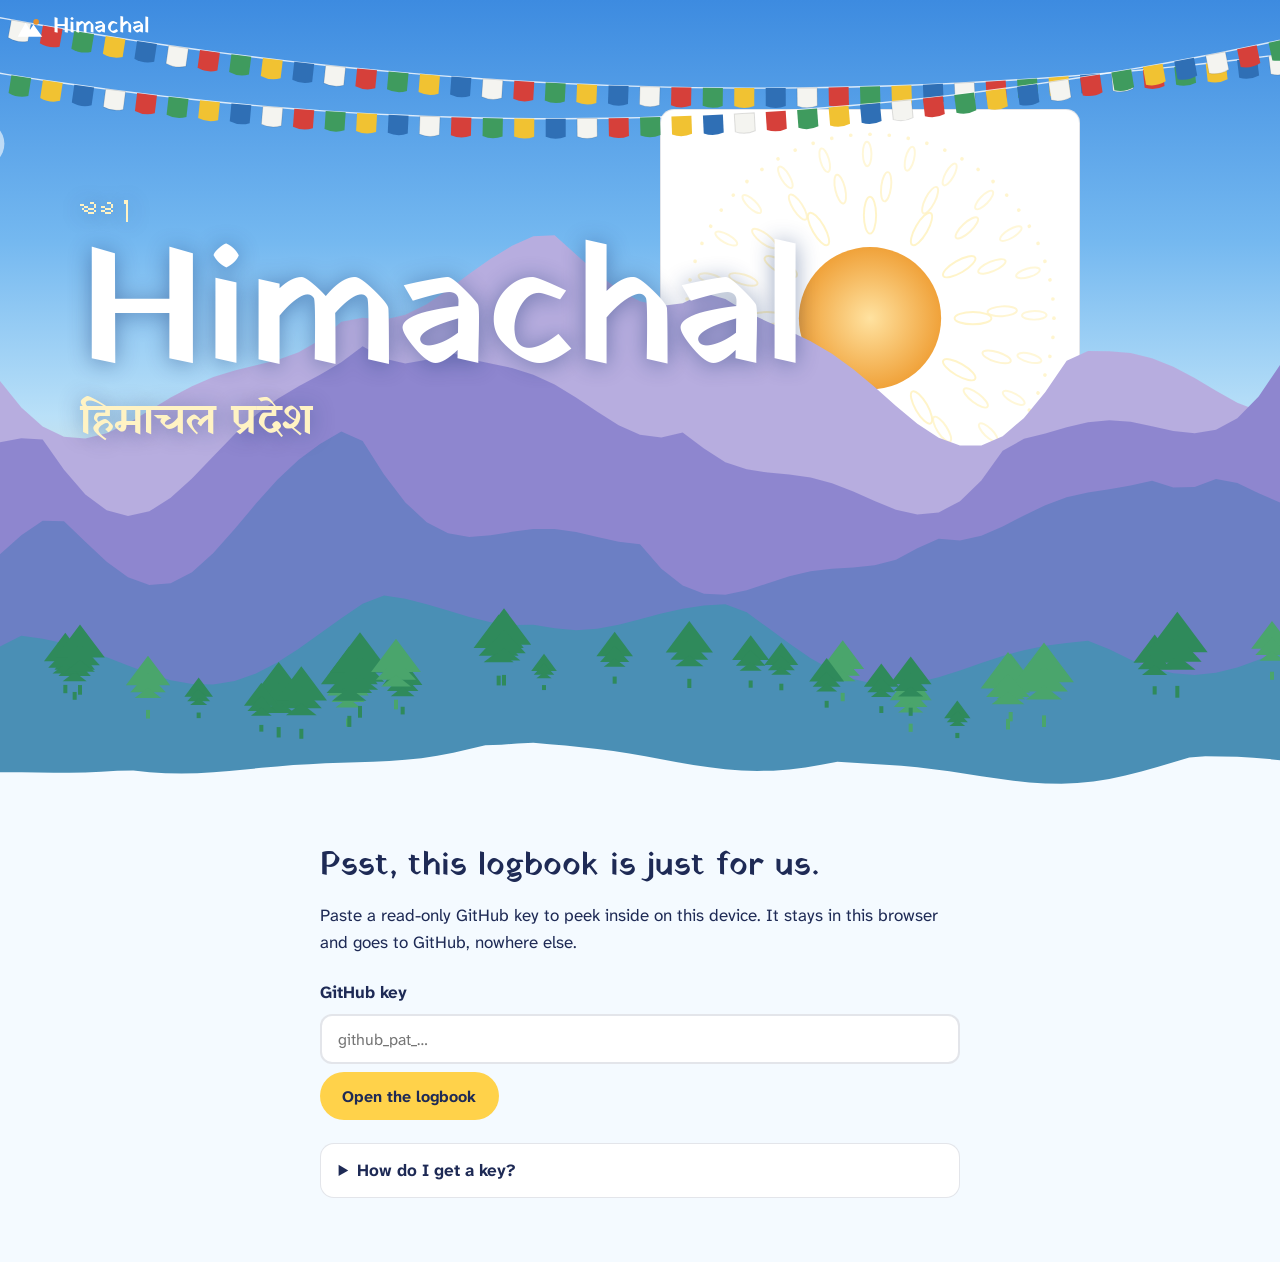
<file: index.html>
<!doctype html>
<html lang="en">
<head>
<meta charset="utf-8">
<meta name="viewport" content="width=device-width, initial-scale=1, viewport-fit=cover">
<title>Himachal · trip logbook</title>
<meta name="description" content="A private trip logbook for Himachal Pradesh.">
<meta name="theme-color" content="#171b40">
<meta name="robots" content="noindex, nofollow">
<meta name="referrer" content="no-referrer">
<link rel="manifest" href="manifest.webmanifest">
<link rel="icon" href="icon.svg" type="image/svg+xml">
<link rel="apple-touch-icon" href="icon.svg">
<link rel="preconnect" href="https://fonts.googleapis.com">
<link rel="preconnect" href="https://fonts.gstatic.com" crossorigin>
<link href="https://fonts.googleapis.com/css2?family=Atkinson+Hyperlegible+Next:ital,wght@0,400;0,600;0,700;1,400&family=Yatra+One&display=swap" rel="stylesheet">
<link rel="stylesheet" href="vendor/leaflet.css">
<link rel="stylesheet" href="styles.css">
</head>
<body>
<a class="skip" href="#app">Skip to content</a>

<header class="bar" id="bar">
  <a class="brand" href="#/" aria-label="Himachal logbook, home">
    <svg viewBox="0 0 32 32" width="28" height="28" aria-hidden="true"><use href="#i-mark"/></svg>
    <span>Himachal</span>
  </a>
  <div class="bar-actions">
    <button class="icon-btn" id="refresh" title="Fetch the latest from GitHub" aria-label="Refresh content">
      <svg viewBox="0 0 24 24" aria-hidden="true"><use href="#i-refresh"/></svg>
    </button>
    <button class="icon-btn" id="menu-btn" aria-expanded="false" aria-controls="drawer">
      <svg viewBox="0 0 24 24" aria-hidden="true"><use href="#i-menu"/></svg><span class="lbl">Chapters</span>
    </button>
  </div>
</header>

<main id="app" tabindex="-1"></main>

<nav class="tabs" aria-label="Quick links">
  <a href="#/" data-tab="home"><svg viewBox="0 0 24 24" aria-hidden="true"><use href="#i-compass"/></svg><span>Trail</span></a>
  <a href="#/c/itinerary" data-tab="itinerary"><svg viewBox="0 0 24 24" aria-hidden="true"><use href="#i-scroll"/></svg><span>Days</span></a>
  <a href="#/c/todo" data-tab="todo"><svg viewBox="0 0 24 24" aria-hidden="true"><use href="#i-check"/></svg><span>To do</span></a>
  <a href="#/c/packing" data-tab="packing"><svg viewBox="0 0 24 24" aria-hidden="true"><use href="#i-pack"/></svg><span>Packing</span></a>
  <button type="button" id="tab-more"><svg viewBox="0 0 24 24" aria-hidden="true"><use href="#i-menu"/></svg><span>More</span></button>
</nav>

<div class="scrim" id="scrim" hidden></div>
<aside class="drawer" id="drawer" aria-label="All chapters" hidden>
  <div class="drawer-head">
    <strong>The logbook</strong>
    <button class="icon-btn" id="drawer-close" aria-label="Close menu"><svg viewBox="0 0 24 24" aria-hidden="true"><use href="#i-close"/></svg></button>
  </div>
  <ul id="drawer-list"></ul>
  <div class="drawer-foot">
    <a href="#/credits">Photo credits</a>
    <a href="share.html" id="drawer-share">Share a link</a>
    <button type="button" id="lock-btn">Lock this device</button>
  </div>
</aside>

<!-- icon sprite -->
<svg width="0" height="0" style="position:absolute" aria-hidden="true">
  <defs>
    <symbol id="i-mark" viewBox="0 0 32 32"><path d="M2 26 11 10l5 8 4-6 10 14Z" fill="currentColor"/><circle cx="23" cy="9" r="3.2" fill="#e9922b"/></symbol>
    <symbol id="i-menu" viewBox="0 0 24 24"><path d="M4 7h16M4 12h16M4 17h16" fill="none" stroke="currentColor" stroke-width="2" stroke-linecap="round"/></symbol>
    <symbol id="i-close" viewBox="0 0 24 24"><path d="m6 6 12 12M18 6 6 18" fill="none" stroke="currentColor" stroke-width="2" stroke-linecap="round"/></symbol>
    <symbol id="i-refresh" viewBox="0 0 24 24"><path d="M20 12a8 8 0 1 1-2.4-5.7M20 4v5h-5" fill="none" stroke="currentColor" stroke-width="2" stroke-linecap="round" stroke-linejoin="round"/></symbol>
    <symbol id="i-compass" viewBox="0 0 24 24"><g fill="none" stroke="currentColor" stroke-width="1.8" stroke-linejoin="round"><circle cx="12" cy="12" r="9"/><path d="m15.5 8.5-2 5-5 2 2-5Z"/></g></symbol>
    <symbol id="i-scroll" viewBox="0 0 24 24"><g fill="none" stroke="currentColor" stroke-width="1.8" stroke-linecap="round" stroke-linejoin="round"><path d="M7 4h11v13a3 3 0 0 1-3 3H6a3 3 0 0 0 3-3V6a2 2 0 0 0-2-2Z"/><path d="M11 9h4M11 13h4"/></g></symbol>
    <symbol id="i-stamp" viewBox="0 0 24 24"><g fill="none" stroke="currentColor" stroke-width="1.8" stroke-linecap="round" stroke-linejoin="round"><path d="M9 13a4 4 0 1 1 6 0c-.8.8-1 1.6-1 3h-4c0-1.400-.2-2.200-1-3Z"/><path d="M6 20h12M8 16h8"/></g></symbol>
    <symbol id="i-bowl" viewBox="0 0 24 24"><g fill="none" stroke="currentColor" stroke-width="1.8" stroke-linecap="round" stroke-linejoin="round"><path d="M3 12h18a9 9 0 0 1-18 0Z"/><path d="M9 3c-1 1.500 1 2.500 0 4M14 3c-1 1.500 1 2.500 0 4"/></g></symbol>
    <symbol id="i-pack" viewBox="0 0 24 24"><g fill="none" stroke="currentColor" stroke-width="1.8" stroke-linecap="round" stroke-linejoin="round"><path d="M8 7V5a4 4 0 0 1 8 0v2"/><rect x="5" y="7" width="14" height="14" rx="4"/><path d="M9 14h6"/></g></symbol>
    <symbol id="i-bag" viewBox="0 0 24 24"><g fill="none" stroke="currentColor" stroke-width="1.8" stroke-linecap="round" stroke-linejoin="round"><path d="M5 8h14l-1 12H6Z"/><path d="M9 8a3 3 0 0 1 6 0"/></g></symbol>
    <symbol id="i-coin" viewBox="0 0 24 24"><g fill="none" stroke="currentColor" stroke-width="1.8" stroke-linecap="round" stroke-linejoin="round"><circle cx="12" cy="12" r="9"/><path d="M8.500 8h7M8.500 11h7M10 8c3 0 4 1.500 2 3.500L9 15h6"/></g></symbol>
    <symbol id="i-check" viewBox="0 0 24 24"><g fill="none" stroke="currentColor" stroke-width="1.8" stroke-linecap="round" stroke-linejoin="round"><path d="m4 7 2 2 3-3.500M4 15l2 2 3-3.500M12 8h8M12 16h8"/></g></symbol>
    <symbol id="i-fork" viewBox="0 0 24 24"><g fill="none" stroke="currentColor" stroke-width="1.8" stroke-linecap="round" stroke-linejoin="round"><path d="M12 21v-8M12 13 6 6M12 13l6-7M6 6v3M6 6h3M18 6v3M18 6h-3"/></g></symbol>
    <symbol id="i-snow" viewBox="0 0 24 24"><g fill="none" stroke="currentColor" stroke-width="1.8" stroke-linecap="round" stroke-linejoin="round"><path d="M12 3v18M4.200 7.500l15.600 9M19.800 7.500l-15.600 9M9.500 4.500 12 6.500l2.500-2M9.500 19.500 12 17.500l2.500 2"/></g></symbol>
    <symbol id="i-book" viewBox="0 0 24 24"><g fill="none" stroke="currentColor" stroke-width="1.8" stroke-linecap="round" stroke-linejoin="round"><path d="M5 4h11a3 3 0 0 1 3 3v13H8a3 3 0 0 1-3-3Z"/><path d="M5 17a3 3 0 0 1 3-3h11"/></g></symbol>
    <symbol id="i-mail" viewBox="0 0 24 24"><g fill="none" stroke="currentColor" stroke-width="1.8" stroke-linecap="round" stroke-linejoin="round"><rect x="3" y="5" width="18" height="14" rx="3"/><path d="m4 8 8 6 8-6"/></g></symbol>
  </defs>
</svg>

<script src="vendor/marked.min.js"></script>
<script src="vendor/purify.min.js"></script>
<script src="vendor/leaflet.js"></script>
<script src="config.js"></script>
<script src="app.js"></script>
</body>
</html>
</file>
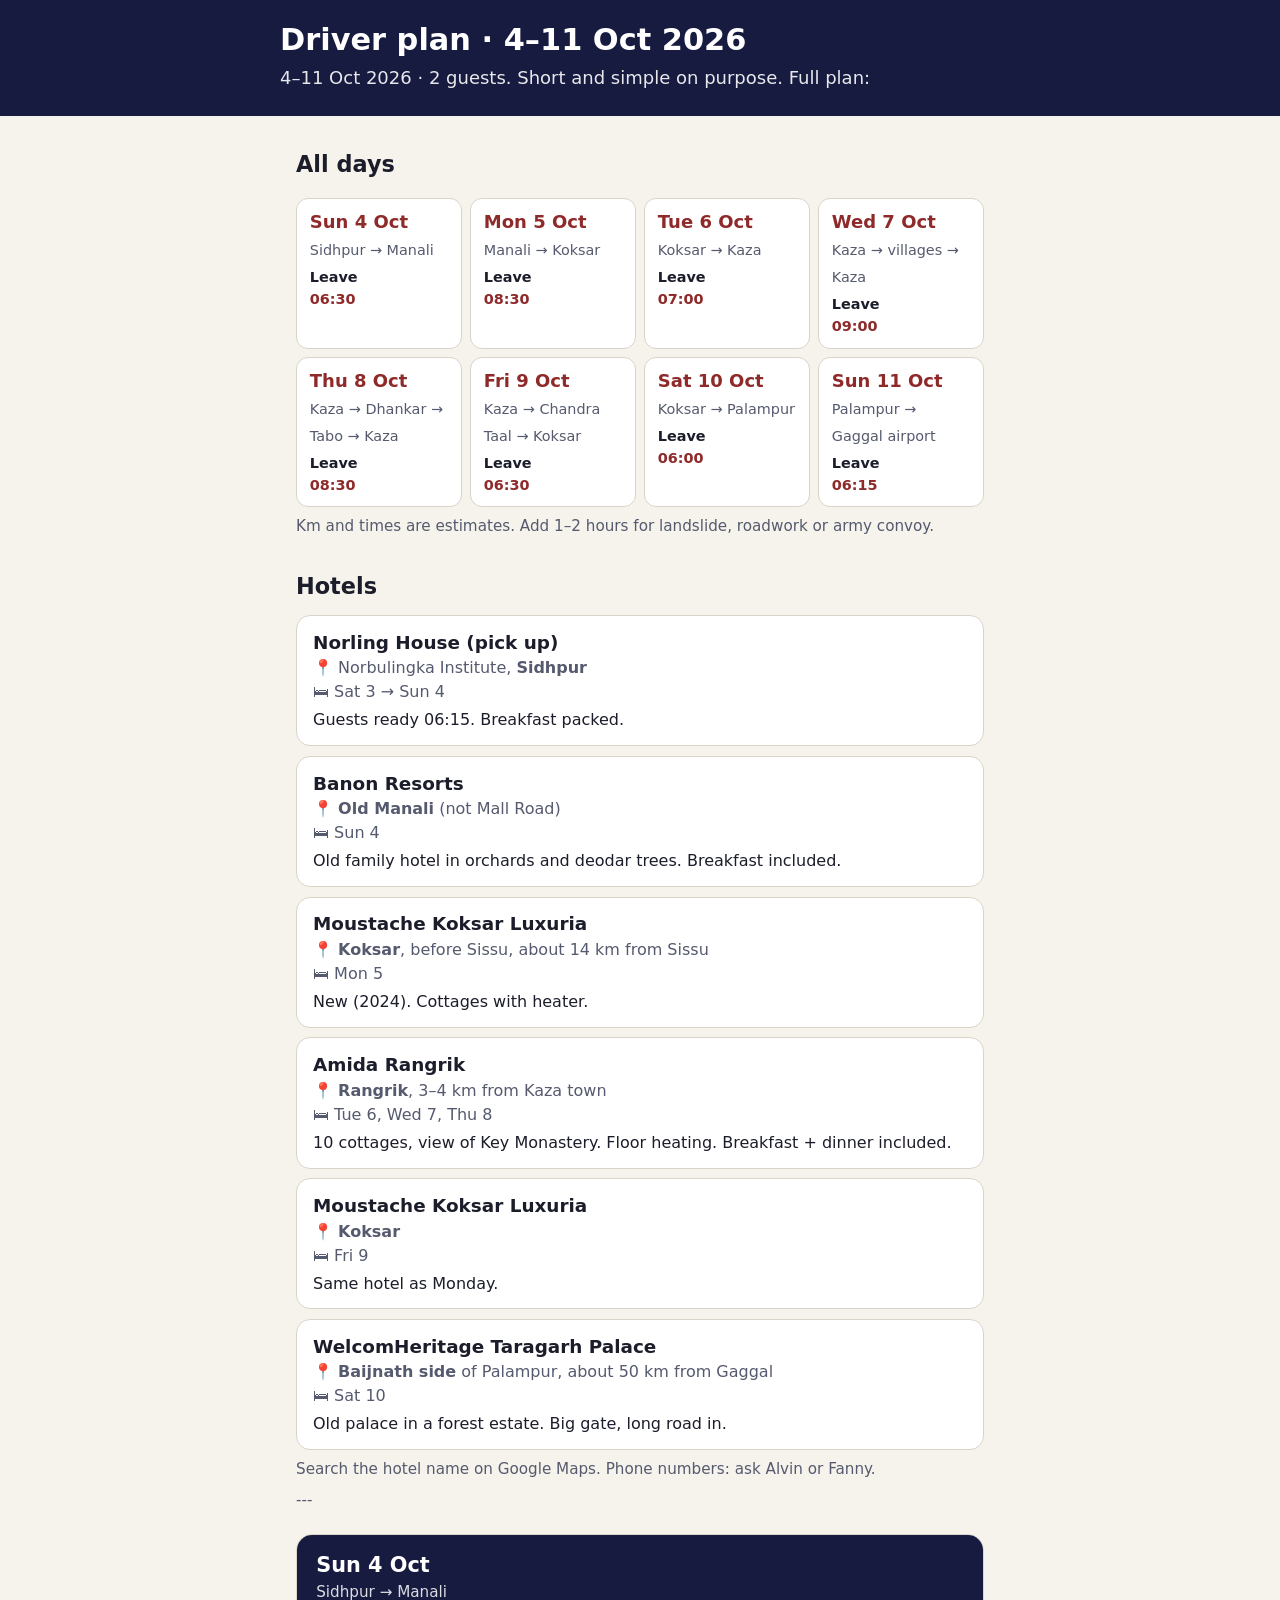
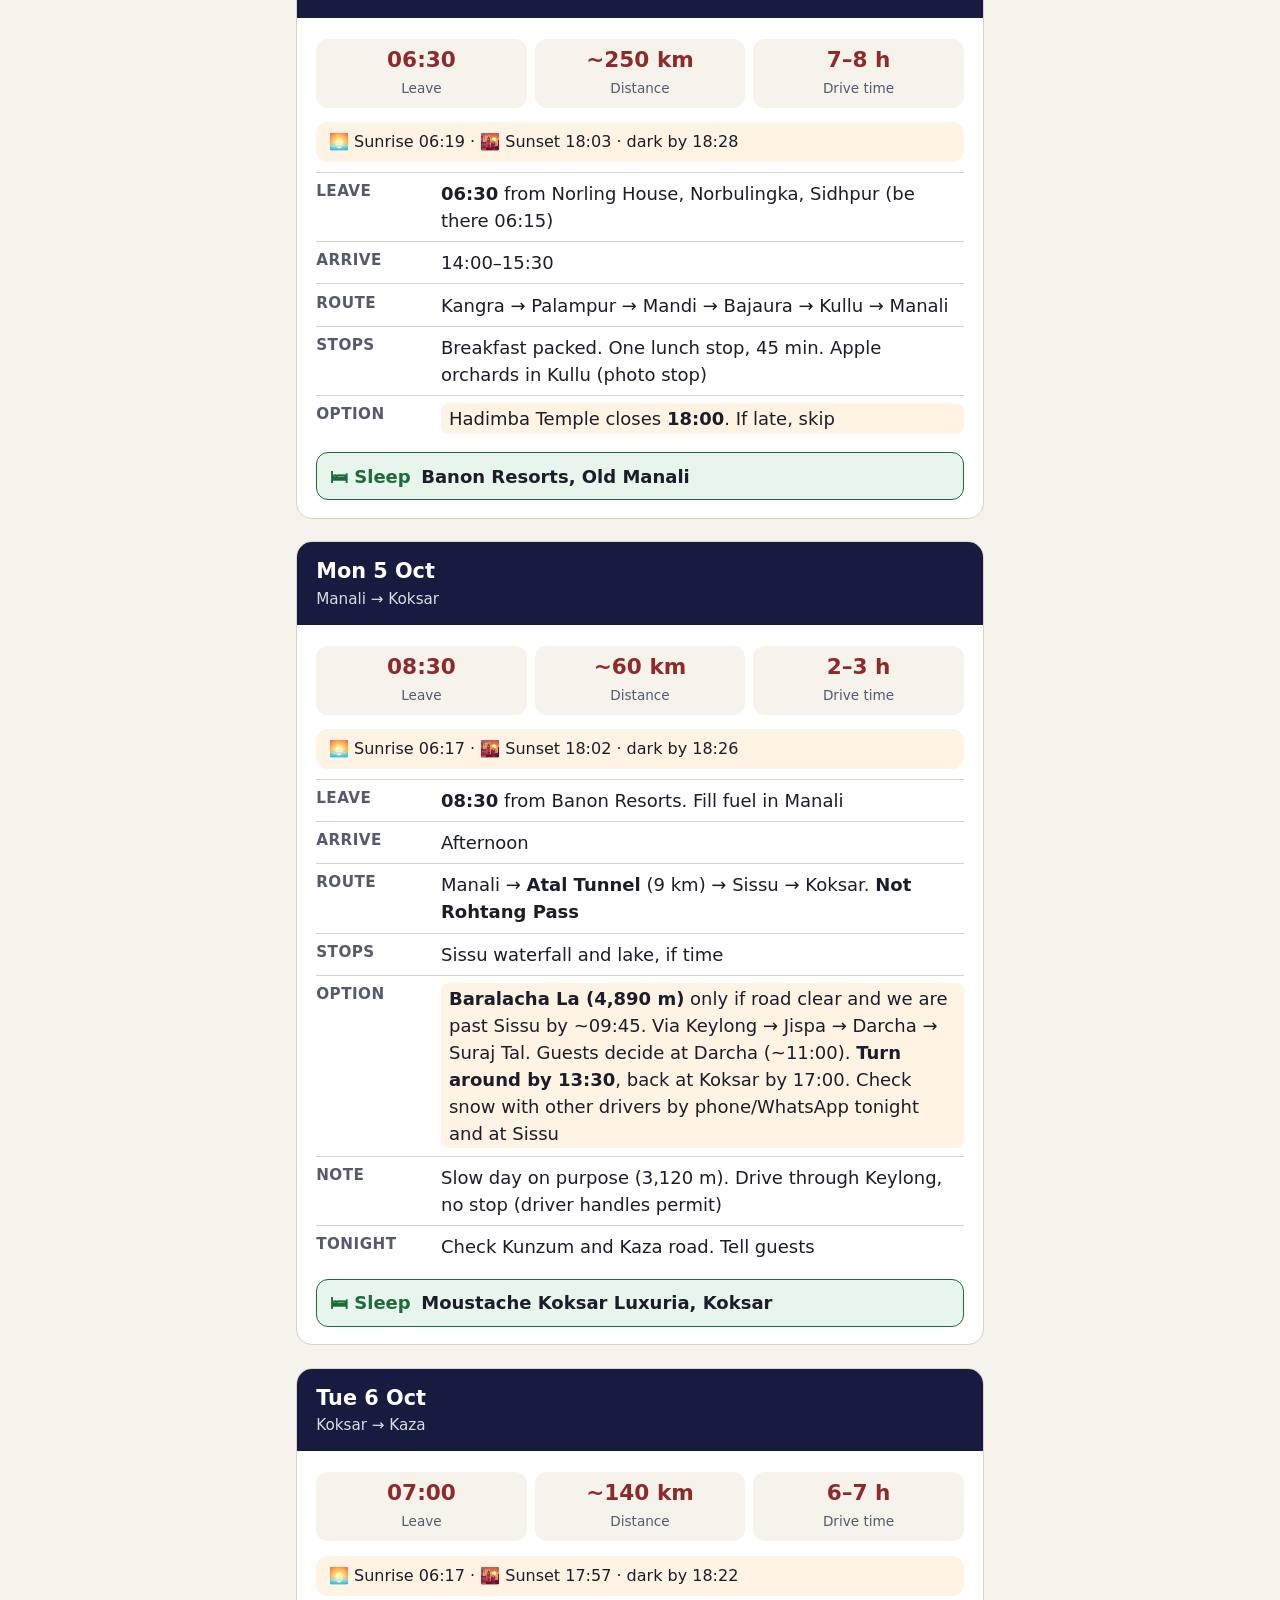
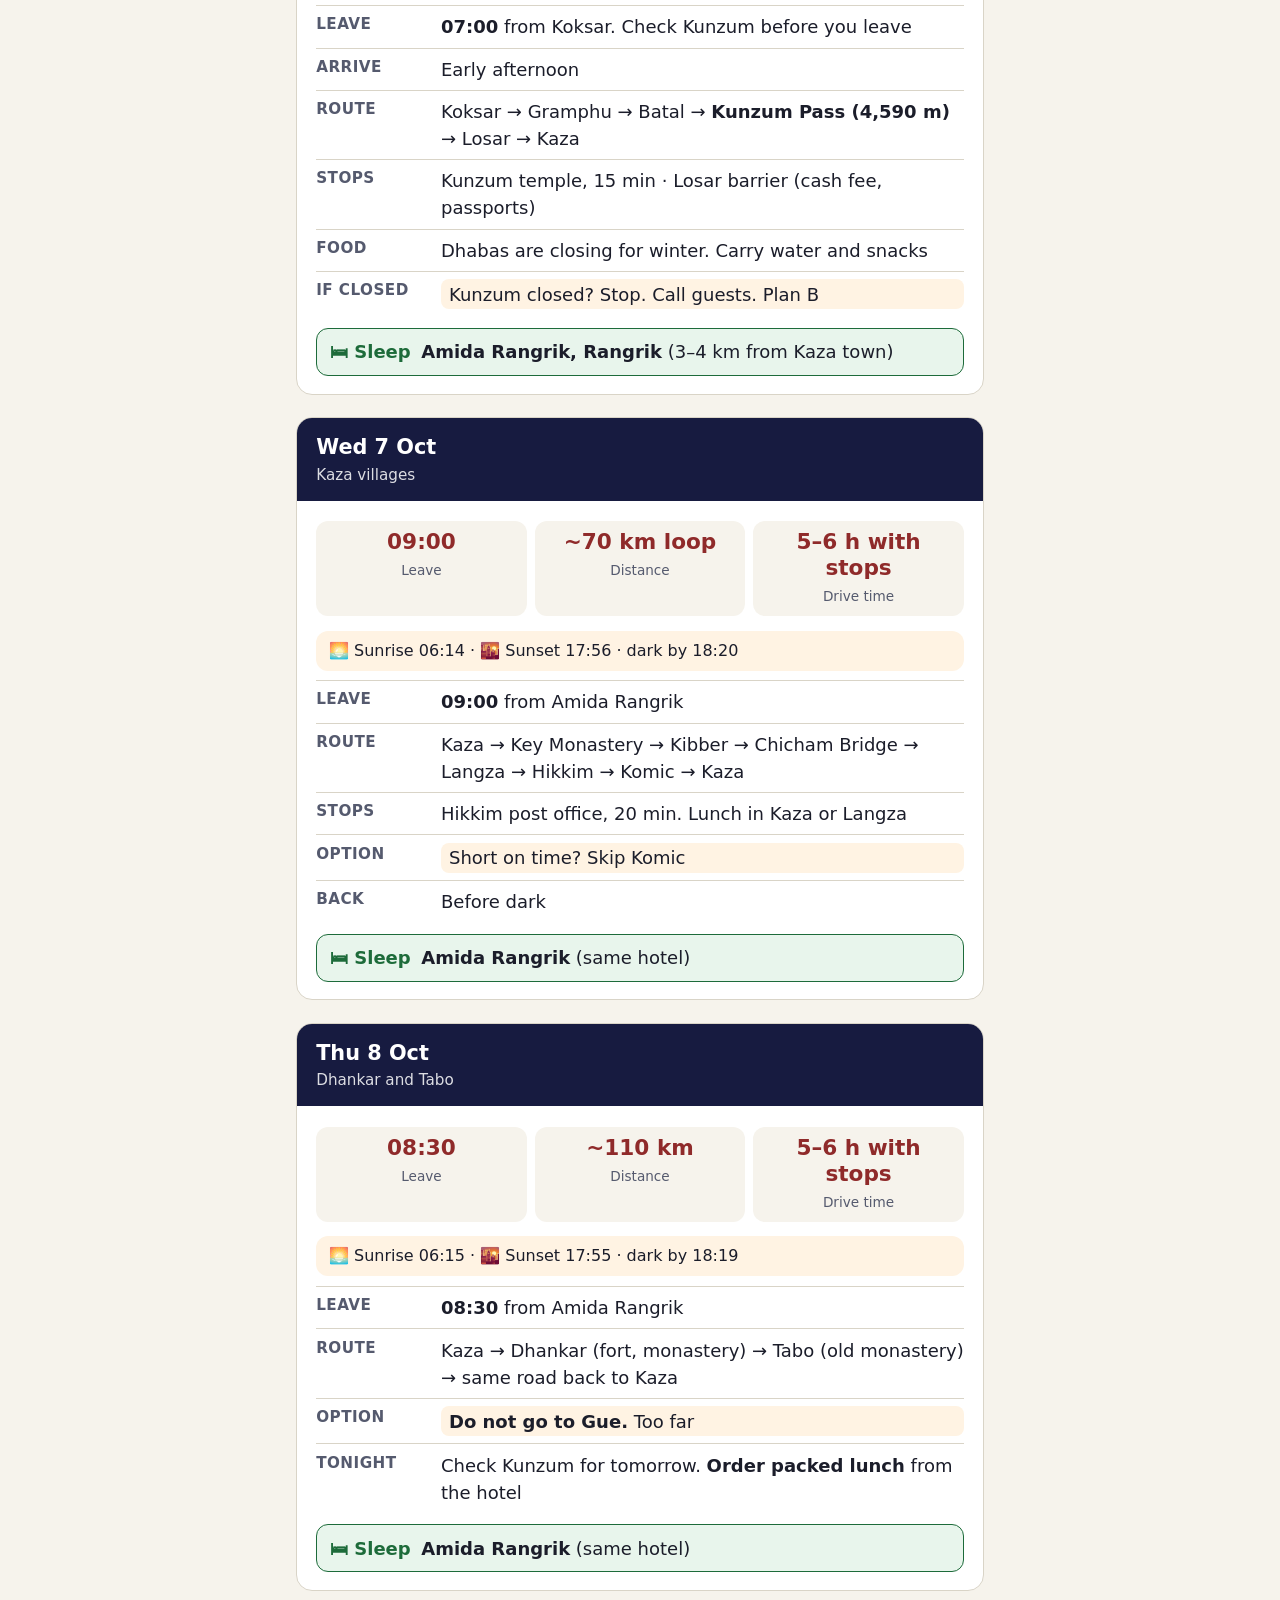
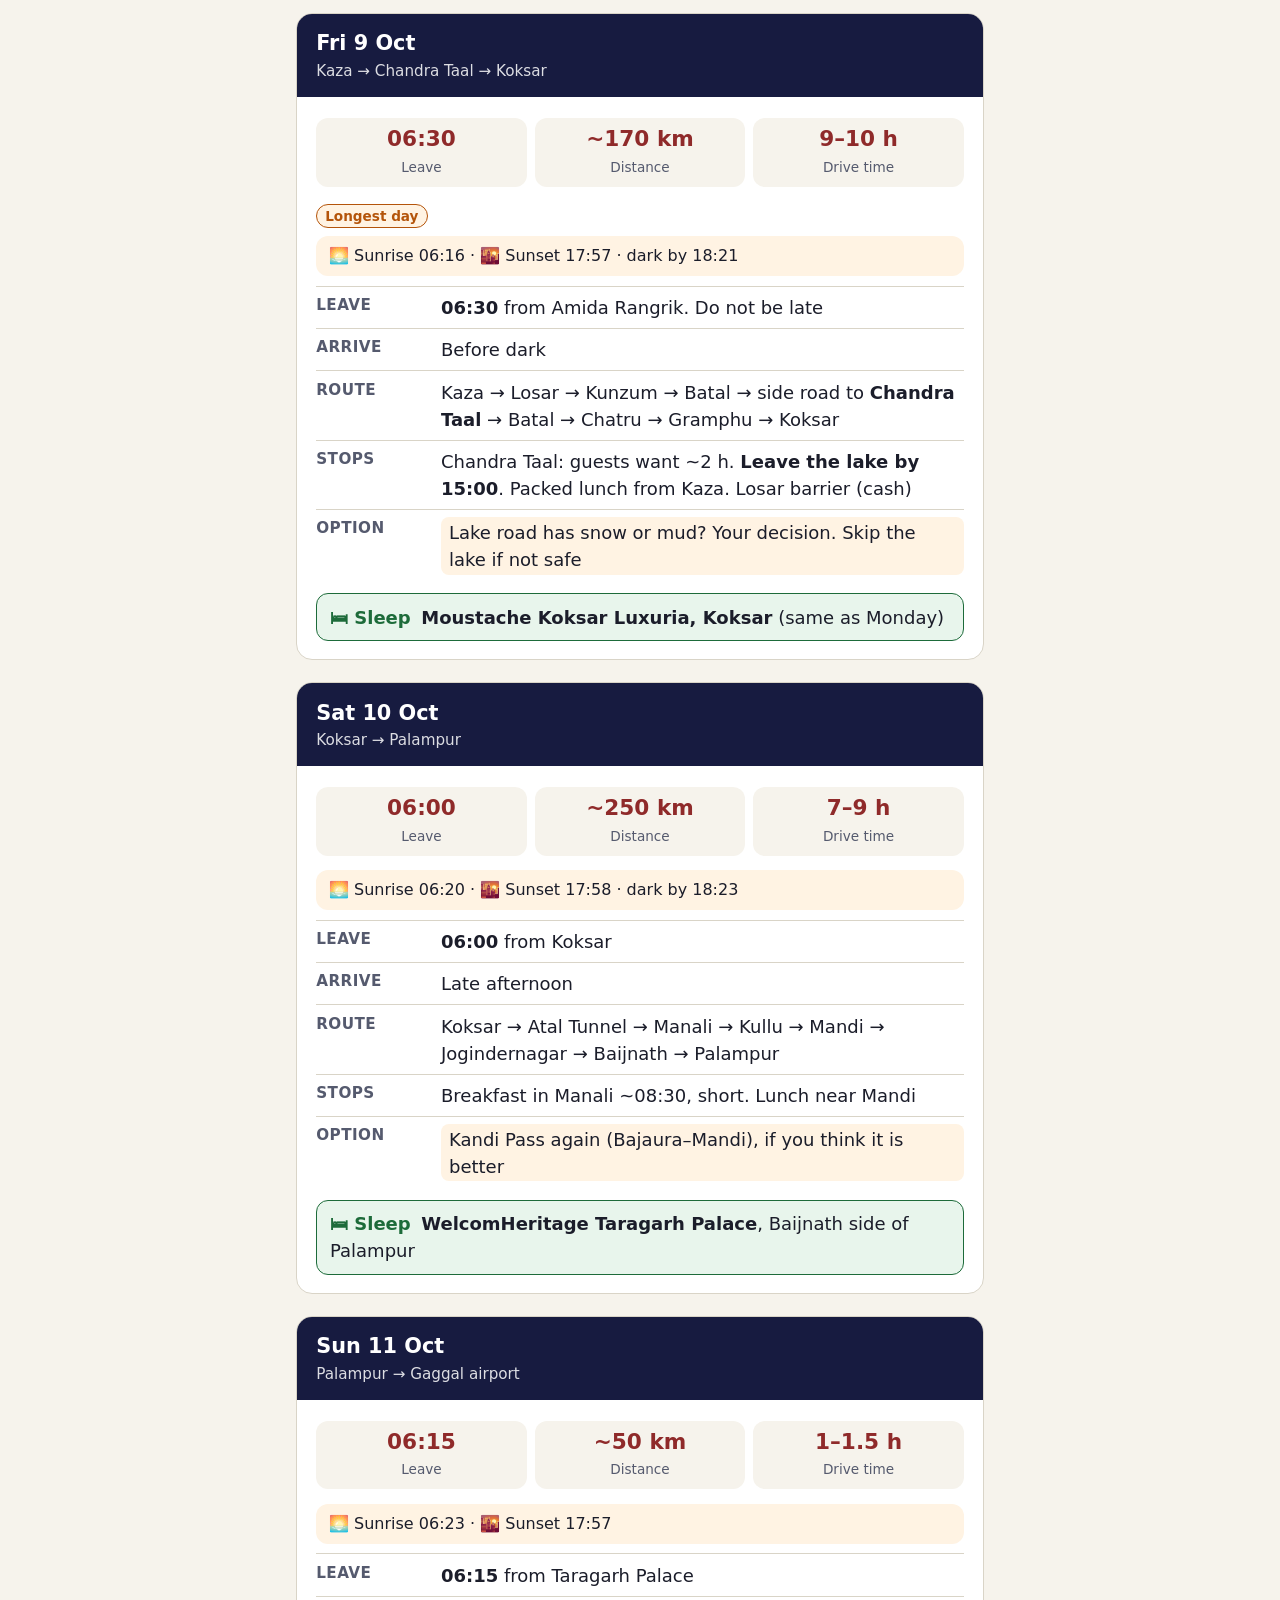
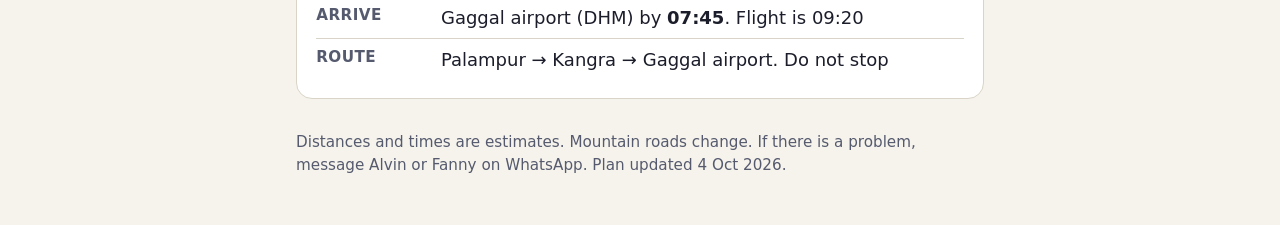
<file: driver.html>
<!doctype html>
<html lang="en">
<head>
<meta charset="utf-8">
<meta name="viewport" content="width=device-width, initial-scale=1, viewport-fit=cover">
<title>Driver plan · Himachal</title>
<meta name="theme-color" content="#171b40">
<meta name="robots" content="noindex, nofollow">
<meta name="referrer" content="no-referrer">
<link rel="icon" href="icon.svg" type="image/svg+xml">
<style>
  :root { --bg:#f6f3ec; --paper:#fff; --ink:#1b1d2a; --soft:#555a6e; --line:#d9d4c7; --navy:#171b40; --maroon:#8f2a2a; --warn:#b4540a; --warn-bg:#fff3e3; --ok:#1d6b3a; --ok-bg:#e8f5ec; }
  @media (prefers-color-scheme: dark) { :root { --bg:#11131f; --paper:#1b1e30; --ink:#f1efe8; --soft:#aeb2c4; --line:#343852; --navy:#0b0d1a; --maroon:#e08a8a; --warn:#f2a65a; --warn-bg:#2d2214; --ok:#6fd193; --ok-bg:#14281c; } }
  * { box-sizing: border-box; }
  body { margin:0; background:var(--bg); color:var(--ink); font:1.125rem/1.5 system-ui,-apple-system,"Segoe UI",Roboto,sans-serif; -webkit-text-size-adjust:100%; }
  header { background:var(--navy); color:#fff; padding:1.4rem 16px 1.6rem; }
  .wrap { max-width:720px; margin:0 auto; padding:0 16px; }
  header .wrap { padding:0; }
  h1 { margin:0 0 .3rem; font-size:1.9rem; line-height:1.2; }
  header p { margin:0; opacity:.9; }
  h2.sec { font-size:1.4rem; margin:2rem 0 .7rem; }
  .note { color:var(--soft); font-size:.95rem; margin:.5rem 0; }
  nav.days { display:grid; grid-template-columns:repeat(auto-fill,minmax(150px,1fr)); gap:.5rem; margin:1rem 0 .3rem; }
  nav.days a { display:block; background:var(--paper); border:1px solid var(--line); border-radius:12px; padding:.6rem .8rem; text-decoration:none; color:var(--ink); min-height:48px; }
  nav.days a b { display:block; color:var(--maroon); }
  nav.days a span { font-size:.9rem; color:var(--soft); }
  nav.days a i { font-style:normal; font-weight:700; color:var(--ink); }
  .hotels { display:grid; gap:.6rem; }
  .hotel { background:var(--paper); border:1px solid var(--line); border-radius:14px; padding:.8rem 1rem; }
  .hn { font-weight:700; font-size:1.15rem; }
  .hw, .hd { color:var(--soft); font-size:1rem; }
  .ht { margin-top:.25rem; font-size:1rem; }
  .day { background:var(--paper); border:1px solid var(--line); border-radius:16px; margin:1.4rem 0; overflow:hidden; scroll-margin-top:1rem; }
  .day > h2 { margin:0; padding:.9rem 1.2rem; background:var(--navy); color:#fff; font-size:1.3rem; }
  .day > h2 small { display:block; font-weight:400; font-size:.95rem; opacity:.85; }
  .in { padding:.4rem 1.2rem 1.1rem; }
  .big { display:grid; grid-template-columns:repeat(3,1fr); gap:.5rem; margin:.9rem 0; }
  .big div { background:var(--bg); border-radius:12px; padding:.5rem .6rem; text-align:center; }
  .big b { display:block; font-size:1.35rem; line-height:1.2; color:var(--maroon); }
  .big span { font-size:.85rem; color:var(--soft); }
  .sun { background:var(--warn-bg); border-radius:12px; padding:.5rem .8rem; margin:.5rem 0; font-size:1rem; }
  dl { margin:.6rem 0 0; }
  .r { display:grid; grid-template-columns:7.2rem 1fr; gap:.6rem; padding:.45rem 0; border-top:1px solid var(--line); }
  .r dt { font-weight:700; color:var(--soft); font-size:.95rem; text-transform:uppercase; letter-spacing:.03em; }
  .r dd { margin:0; }
  .r.opt dd { background:var(--warn-bg); border-radius:8px; padding:.1rem .5rem; }
  .sleep { margin-top:.7rem; background:var(--ok-bg); border:1px solid var(--ok); border-radius:12px; padding:.6rem .8rem; }
  .sleep span { font-weight:700; color:var(--ok); margin-right:.3rem; }
  .tag { display:inline-block; font-size:.85rem; font-weight:700; padding:.05rem .5rem; border-radius:99px; background:var(--warn-bg); color:var(--warn); border:1px solid var(--warn); }
  footer { margin:2rem 0 3rem; color:var(--soft); font-size:.95rem; }
  @media (max-width:420px) { .r { grid-template-columns:1fr; gap:0; } .big b { font-size:1.1rem; } }
</style>
</head>
<body>
<header><div class="wrap"><h1>Driver plan · 4–11 Oct 2026</h1><p>4–11 Oct 2026 · 2 guests. Short and simple on purpose. Full plan:</p></div></header>
<main class="wrap">
  <h2 class="sec">All days</h2>
  <nav class="days" aria-label="Days"><a href="#d1"><b>Sun 4 Oct</b><span>Sidhpur → Manali<br><i>Leave <b>06:30</b></i></span></a><a href="#d2"><b>Mon 5 Oct</b><span>Manali → Koksar<br><i>Leave <b>08:30</b></i></span></a><a href="#d3"><b>Tue 6 Oct</b><span>Koksar → Kaza<br><i>Leave <b>07:00</b></i></span></a><a href="#d4"><b>Wed 7 Oct</b><span>Kaza → villages → Kaza<br><i>Leave <b>09:00</b></i></span></a><a href="#d5"><b>Thu 8 Oct</b><span>Kaza → Dhankar → Tabo → Kaza<br><i>Leave <b>08:30</b></i></span></a><a href="#d6"><b>Fri 9 Oct</b><span>Kaza → Chandra Taal → Koksar<br><i>Leave <b>06:30</b></i></span></a><a href="#d7"><b>Sat 10 Oct</b><span>Koksar → Palampur<br><i>Leave <b>06:00</b></i></span></a><a href="#d8"><b>Sun 11 Oct</b><span>Palampur → Gaggal airport<br><i>Leave <b>06:15</b></i></span></a></nav><p class="note">Km and times are estimates. Add 1–2 hours for landslide, roadwork or army convoy.</p>
  <h2 class="sec">Hotels</h2>
  <div class="hotels"><div class="hotel"><div class="hn"><b>Norling House</b> (pick up)</div><div class="hw">📍 Norbulingka Institute, <b>Sidhpur</b></div><div class="hd">🛏 Sat 3 → Sun 4</div><div class="ht">Guests ready 06:15. Breakfast packed.</div></div><div class="hotel"><div class="hn"><b>Banon Resorts</b></div><div class="hw">📍 <b>Old Manali</b> (not Mall Road)</div><div class="hd">🛏 Sun 4</div><div class="ht">Old family hotel in orchards and deodar trees. Breakfast included.</div></div><div class="hotel"><div class="hn"><b>Moustache Koksar Luxuria</b></div><div class="hw">📍 <b>Koksar</b>, before Sissu, about 14 km from Sissu</div><div class="hd">🛏 Mon 5</div><div class="ht">New (2024). Cottages with heater.</div></div><div class="hotel"><div class="hn"><b>Amida Rangrik</b></div><div class="hw">📍 <b>Rangrik</b>, 3–4 km from Kaza town</div><div class="hd">🛏 Tue 6, Wed 7, Thu 8</div><div class="ht">10 cottages, view of Key Monastery. Floor heating. Breakfast + dinner included.</div></div><div class="hotel"><div class="hn"><b>Moustache Koksar Luxuria</b></div><div class="hw">📍 <b>Koksar</b></div><div class="hd">🛏 Fri 9</div><div class="ht">Same hotel as Monday.</div></div><div class="hotel"><div class="hn"><b>WelcomHeritage Taragarh Palace</b></div><div class="hw">📍 <b>Baijnath side</b> of Palampur, about 50 km from Gaggal</div><div class="hd">🛏 Sat 10</div><div class="ht">Old palace in a forest estate. Big gate, long road in.</div></div></div><p class="note">Search the hotel name on Google Maps. Phone numbers: ask Alvin or Fanny.</p><p class="note">---</p>
  <section class="day" id="d1"><h2>Sun 4 Oct <small>Sidhpur → Manali</small></h2><div class="in"><div class="big"><div><b>06:30</b><span>Leave</span></div><div><b>~250 km</b><span>Distance</span></div><div><b>7–8 h</b><span>Drive time</span></div></div><p class="sun">🌅 Sunrise 06:19 · 🌇 Sunset 18:03 · dark by 18:28</p><dl><div class="r"><dt>Leave</dt><dd><b>06:30</b> from Norling House, Norbulingka, Sidhpur (be there 06:15)</dd></div><div class="r "><dt>Arrive</dt><dd>14:00–15:30</dd></div><div class="r "><dt>Route</dt><dd>Kangra → Palampur → Mandi → Bajaura → Kullu → Manali</dd></div><div class="r "><dt>Stops</dt><dd>Breakfast packed. One lunch stop, 45 min. Apple orchards in Kullu (photo stop)</dd></div><div class="r opt"><dt>Option</dt><dd>Hadimba Temple closes <b>18:00</b>. If late, skip</dd></div></dl><div class="sleep"><span>🛏 Sleep</span> <b>Banon Resorts, Old Manali</b></div></div></section><section class="day" id="d2"><h2>Mon 5 Oct <small>Manali → Koksar</small></h2><div class="in"><div class="big"><div><b>08:30</b><span>Leave</span></div><div><b>~60 km</b><span>Distance</span></div><div><b>2–3 h</b><span>Drive time</span></div></div><p class="sun">🌅 Sunrise 06:17 · 🌇 Sunset 18:02 · dark by 18:26</p><dl><div class="r"><dt>Leave</dt><dd><b>08:30</b> from Banon Resorts. Fill fuel in Manali</dd></div><div class="r "><dt>Arrive</dt><dd>Afternoon</dd></div><div class="r "><dt>Route</dt><dd>Manali → <b>Atal Tunnel</b> (9 km) → Sissu → Koksar. <b>Not Rohtang Pass</b></dd></div><div class="r "><dt>Stops</dt><dd>Sissu waterfall and lake, if time</dd></div><div class="r opt"><dt>Option</dt><dd><b>Baralacha La (4,890 m)</b> only if road clear and we are past Sissu by ~09:45. Via Keylong → Jispa → Darcha → Suraj Tal. Guests decide at Darcha (~11:00). <b>Turn around by 13:30</b>, back at Koksar by 17:00. Check snow with other drivers by phone/WhatsApp tonight and at Sissu</dd></div><div class="r "><dt>Note</dt><dd>Slow day on purpose (3,120 m). Drive through Keylong, no stop (driver handles permit)</dd></div><div class="r "><dt>Tonight</dt><dd>Check Kunzum and Kaza road. Tell guests</dd></div></dl><div class="sleep"><span>🛏 Sleep</span> <b>Moustache Koksar Luxuria, Koksar</b></div></div></section><section class="day" id="d3"><h2>Tue 6 Oct <small>Koksar → Kaza</small></h2><div class="in"><div class="big"><div><b>07:00</b><span>Leave</span></div><div><b>~140 km</b><span>Distance</span></div><div><b>6–7 h</b><span>Drive time</span></div></div><p class="sun">🌅 Sunrise 06:17 · 🌇 Sunset 17:57 · dark by 18:22</p><dl><div class="r"><dt>Leave</dt><dd><b>07:00</b> from Koksar. Check Kunzum before you leave</dd></div><div class="r "><dt>Arrive</dt><dd>Early afternoon</dd></div><div class="r "><dt>Route</dt><dd>Koksar → Gramphu → Batal → <b>Kunzum Pass (4,590 m)</b> → Losar → Kaza</dd></div><div class="r "><dt>Stops</dt><dd>Kunzum temple, 15 min · Losar barrier (cash fee, passports)</dd></div><div class="r "><dt>Food</dt><dd>Dhabas are closing for winter. Carry water and snacks</dd></div><div class="r opt"><dt>If closed</dt><dd>Kunzum closed? Stop. Call guests. Plan B</dd></div></dl><div class="sleep"><span>🛏 Sleep</span> <b>Amida Rangrik, Rangrik</b> (3–4 km from Kaza town)</div></div></section><section class="day" id="d4"><h2>Wed 7 Oct <small>Kaza villages</small></h2><div class="in"><div class="big"><div><b>09:00</b><span>Leave</span></div><div><b>~70 km loop</b><span>Distance</span></div><div><b>5–6 h with stops</b><span>Drive time</span></div></div><p class="sun">🌅 Sunrise 06:14 · 🌇 Sunset 17:56 · dark by 18:20</p><dl><div class="r"><dt>Leave</dt><dd><b>09:00</b> from Amida Rangrik</dd></div><div class="r "><dt>Route</dt><dd>Kaza → Key Monastery → Kibber → Chicham Bridge → Langza → Hikkim → Komic → Kaza</dd></div><div class="r "><dt>Stops</dt><dd>Hikkim post office, 20 min. Lunch in Kaza or Langza</dd></div><div class="r opt"><dt>Option</dt><dd>Short on time? Skip Komic</dd></div><div class="r "><dt>Back</dt><dd>Before dark</dd></div></dl><div class="sleep"><span>🛏 Sleep</span> <b>Amida Rangrik</b> (same hotel)</div></div></section><section class="day" id="d5"><h2>Thu 8 Oct <small>Dhankar and Tabo</small></h2><div class="in"><div class="big"><div><b>08:30</b><span>Leave</span></div><div><b>~110 km</b><span>Distance</span></div><div><b>5–6 h with stops</b><span>Drive time</span></div></div><p class="sun">🌅 Sunrise 06:15 · 🌇 Sunset 17:55 · dark by 18:19</p><dl><div class="r"><dt>Leave</dt><dd><b>08:30</b> from Amida Rangrik</dd></div><div class="r "><dt>Route</dt><dd>Kaza → Dhankar (fort, monastery) → Tabo (old monastery) → same road back to Kaza</dd></div><div class="r opt"><dt>Option</dt><dd><b>Do not go to Gue.</b> Too far</dd></div><div class="r "><dt>Tonight</dt><dd>Check Kunzum for tomorrow. <b>Order packed lunch</b> from the hotel</dd></div></dl><div class="sleep"><span>🛏 Sleep</span> <b>Amida Rangrik</b> (same hotel)</div></div></section><section class="day" id="d6"><h2>Fri 9 Oct <small>Kaza → Chandra Taal → Koksar</small></h2><div class="in"><div class="big"><div><b>06:30</b><span>Leave</span></div><div><b>~170 km</b><span>Distance</span></div><div><b>9–10 h</b><span>Drive time</span></div></div><span class="tag">Longest day</span><p class="sun">🌅 Sunrise 06:16 · 🌇 Sunset 17:57 · dark by 18:21</p><dl><div class="r"><dt>Leave</dt><dd><b>06:30</b> from Amida Rangrik. Do not be late</dd></div><div class="r "><dt>Arrive</dt><dd>Before dark</dd></div><div class="r "><dt>Route</dt><dd>Kaza → Losar → Kunzum → Batal → side road to <b>Chandra Taal</b> → Batal → Chatru → Gramphu → Koksar</dd></div><div class="r "><dt>Stops</dt><dd>Chandra Taal: guests want ~2 h. <b>Leave the lake by 15:00</b>. Packed lunch from Kaza. Losar barrier (cash)</dd></div><div class="r opt"><dt>Option</dt><dd>Lake road has snow or mud? Your decision. Skip the lake if not safe</dd></div></dl><div class="sleep"><span>🛏 Sleep</span> <b>Moustache Koksar Luxuria, Koksar</b> (same as Monday)</div></div></section><section class="day" id="d7"><h2>Sat 10 Oct <small>Koksar → Palampur</small></h2><div class="in"><div class="big"><div><b>06:00</b><span>Leave</span></div><div><b>~250 km</b><span>Distance</span></div><div><b>7–9 h</b><span>Drive time</span></div></div><p class="sun">🌅 Sunrise 06:20 · 🌇 Sunset 17:58 · dark by 18:23</p><dl><div class="r"><dt>Leave</dt><dd><b>06:00</b> from Koksar</dd></div><div class="r "><dt>Arrive</dt><dd>Late afternoon</dd></div><div class="r "><dt>Route</dt><dd>Koksar → Atal Tunnel → Manali → Kullu → Mandi → Jogindernagar → Baijnath → Palampur</dd></div><div class="r "><dt>Stops</dt><dd>Breakfast in Manali ~08:30, short. Lunch near Mandi</dd></div><div class="r opt"><dt>Option</dt><dd>Kandi Pass again (Bajaura–Mandi), if you think it is better</dd></div></dl><div class="sleep"><span>🛏 Sleep</span> <b>WelcomHeritage Taragarh Palace</b>, Baijnath side of Palampur</div></div></section><section class="day" id="d8"><h2>Sun 11 Oct <small>Palampur → Gaggal airport</small></h2><div class="in"><div class="big"><div><b>06:15</b><span>Leave</span></div><div><b>~50 km</b><span>Distance</span></div><div><b>1–1.5 h</b><span>Drive time</span></div></div><p class="sun">🌅 Sunrise 06:23 · 🌇 Sunset 17:57</p><dl><div class="r"><dt>Leave</dt><dd><b>06:15</b> from Taragarh Palace</dd></div><div class="r "><dt>Arrive</dt><dd>Gaggal airport (DHM) by <b>07:45</b>. Flight is 09:20</dd></div><div class="r "><dt>Route</dt><dd>Palampur → Kangra → Gaggal airport. Do not stop</dd></div></dl></div></section>
  <footer>Distances and times are estimates. Mountain roads change. If there is a problem, message Alvin or Fanny on WhatsApp. Plan updated 4 Oct 2026.</footer>
</main>
</body>
</html>
</file>
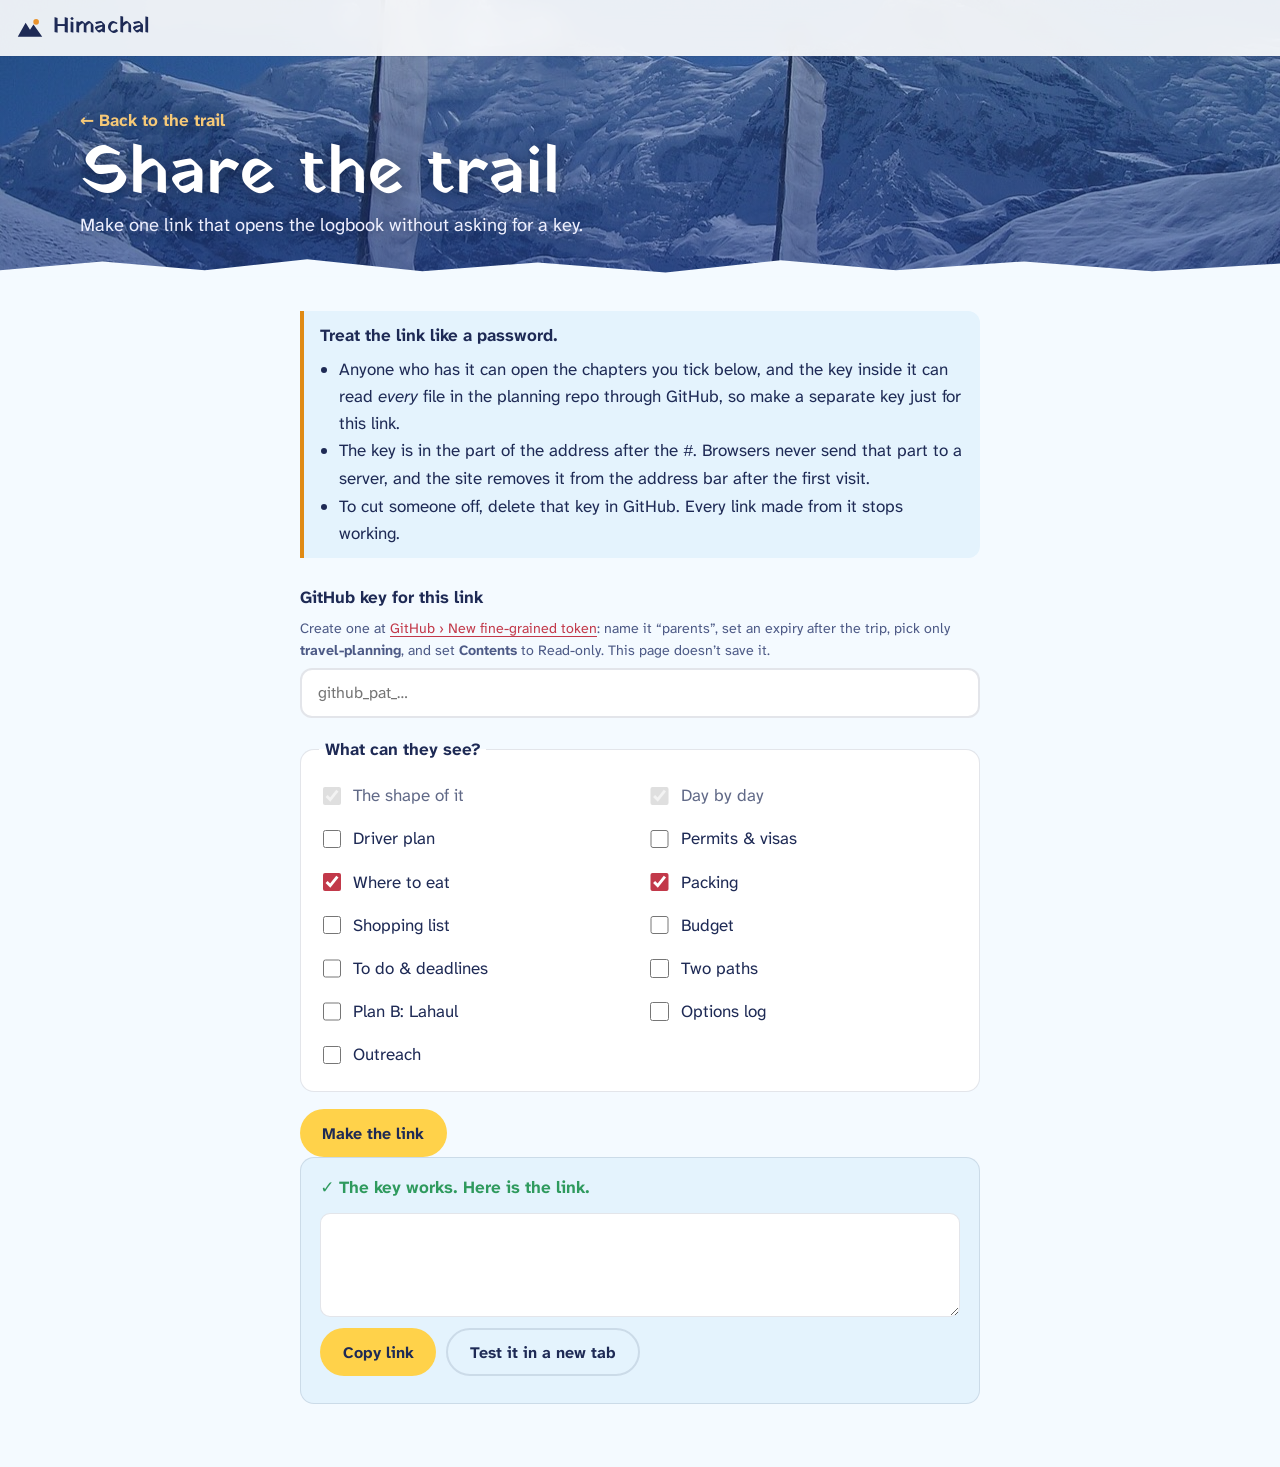
<file: share.html>
<!doctype html>
<html lang="en">
<head>
<meta charset="utf-8">
<meta name="viewport" content="width=device-width, initial-scale=1, viewport-fit=cover">
<title>Share a link · Himachal logbook</title>
<meta name="theme-color" content="#171b40">
<meta name="robots" content="noindex, nofollow">
<meta name="referrer" content="no-referrer">
<link rel="icon" href="icon.svg" type="image/svg+xml">
<link rel="preconnect" href="https://fonts.googleapis.com">
<link rel="preconnect" href="https://fonts.gstatic.com" crossorigin>
<link href="https://fonts.googleapis.com/css2?family=Atkinson+Hyperlegible+Next:ital,wght@0,400;0,600;0,700;1,400&family=Yatra+One&display=swap" rel="stylesheet">
<link rel="stylesheet" href="styles.css">
<style>
  .share { max-width: 680px; padding: 2.2rem 0 4rem; }
  .share form { display: grid; gap: 1.1rem; }
  .share label.f { font-weight: 700; display: grid; gap: .35rem; }
  .share small { font-weight: 400; color: var(--ink-soft); }
  .share input[type=password], .share input[type=text] { font: 1rem var(--body); padding: .8rem 1rem; border-radius: 12px; border: 2px solid var(--line); background: var(--paper); color: var(--ink); min-height: 48px; width: 100%; }
  .share fieldset { border: 1px solid var(--line); border-radius: 14px; background: var(--paper); padding: .8rem 1.1rem 1rem; margin: 0; }
  .share legend { font-weight: 700; padding: 0 .4rem; }
  .share .opts { display: grid; grid-template-columns: repeat(auto-fill, minmax(220px, 1fr)); gap: .2rem .8rem; }
  .share .opts label { display: flex; gap: .55rem; align-items: center; min-height: 40px; }
  .share .opts input { width: 1.15rem; height: 1.15rem; accent-color: var(--maroon); }
  .share .opts .fixed { opacity: .7; }
  .out { background: var(--frost); border: 1px solid var(--line); border-radius: 14px; padding: 1rem 1.2rem; display: grid; gap: .7rem; }
  .out textarea { font: .85rem ui-monospace, Menlo, monospace; width: 100%; min-height: 6.5rem; padding: .7rem; border-radius: 10px; border: 1px solid var(--line); background: var(--paper); color: var(--ink); resize: vertical; word-break: break-all; }
  .row { display: flex; gap: .6rem; flex-wrap: wrap; }
  .btn.alt { background: transparent; color: var(--ink); border: 2px solid var(--line); }
  .warn { margin-bottom: 1.6rem; border-left: 4px solid var(--tone-warn); background: var(--frost); padding: .7rem 1rem; border-radius: 0 12px 12px 0; }
  .warn ul { margin: .4rem 0 0; padding-left: 1.2rem; }
  .ok { color: var(--tone-ok); font-weight: 700; }
  body { padding-bottom: 0; }
</style>
</head>
<body>
<header class="bar solid">
  <a class="brand" href="./" aria-label="Back to the logbook">
    <svg viewBox="0 0 32 32" width="28" height="28" aria-hidden="true"><path d="M2 26 11 10l5 8 4-6 10 14Z" fill="currentColor"/><circle cx="23" cy="9" r="3.2" fill="#e9922b"/></svg>
    <span>Himachal</span>
  </a>
</header>

<header class="chap-head" style="--img:url('img/flags.jpg')">
  <div class="wrap">
    <a class="crumb" href="./">← Back to the trail</a>
    <h1>Share the trail</h1>
    <p>Make one link that opens the logbook without asking for a key.</p>
  </div>
</header>

<main class="wrap share">
  <div class="warn">
    <strong>Treat the link like a password.</strong>
    <ul>
      <li>Anyone who has it can open the chapters you tick below, and the key inside it can read <em>every</em> file in the planning repo through GitHub, so make a separate key just for this link.</li>
      <li>The key is in the part of the address after the <code>#</code>. Browsers never send that part to a server, and the site removes it from the address bar after the first visit.</li>
      <li>To cut someone off, delete that key in GitHub. Every link made from it stops working.</li>
    </ul>
  </div>

  <form id="f" autocomplete="off">
    <label class="f" for="tok">GitHub key for this link
      <small>Create one at <a href="https://github.com/settings/personal-access-tokens/new" target="_blank" rel="noopener">GitHub › New fine-grained token</a>: name it “parents”, set an expiry after the trip, pick only <strong>travel-planning</strong>, and set <strong>Contents</strong> to Read-only. This page doesn’t save it.</small>
      <input id="tok" type="password" autocapitalize="off" spellcheck="false" placeholder="github_pat_…" required>
    </label>

    <fieldset>
      <legend>What can they see?</legend>
      <div class="opts" id="opts"></div>
    </fieldset>

    <div class="row"><button class="btn" id="go" type="submit">Make the link</button></div>
    <p class="gate-err" id="err" role="alert" hidden></p>
  </form>

  <section class="out" id="out" hidden aria-live="polite">
    <p class="ok" style="margin:0">✓ The key works. Here is the link.</p>
    <textarea id="url" readonly aria-label="Shareable link"></textarea>
    <div class="row">
      <button class="btn" id="copy" type="button">Copy link</button>
      <button class="btn alt" id="share" type="button" hidden>Share…</button>
      <a class="btn alt" id="try" target="_blank" rel="noopener" style="display:inline-grid;place-items:center;text-decoration:none">Test it in a new tab</a>
    </div>
    <small id="msg" class="sec-sub" style="margin:0"></small>
  </section>
</main>

<script src="config.js"></script>
<script>
(() => {
  const cfg = window.TRIP, $ = (s) => document.querySelector(s);
  const ALWAYS = ["summary", "itinerary"];
  const SAFE = ["summary", "itinerary", "food", "packing"]; // sensible default for family
  $("#opts").innerHTML = cfg.chapters.map((c) => {
    const fixed = ALWAYS.includes(c.id);
    return `<label class="${fixed ? "fixed" : ""}"><input type="checkbox" value="${c.id}" ${fixed || SAFE.includes(c.id) ? "checked" : ""} ${fixed ? "disabled" : ""}> ${c.title}</label>`;
  }).join("");

  const r = cfg.repo;
  async function check(tok) {
    const url = `https://api.github.com/repos/${r.owner}/${r.name}/contents/${r.path}/${cfg.chapters[0].file}?ref=${r.ref}`;
    const res = await fetch(url, { headers: { Accept: "application/vnd.github.raw+json", Authorization: `Bearer ${tok}` } });
    return res.status;
  }
  const err = (m) => { const e = $("#err"); e.textContent = m; e.hidden = !m; };

  $("#f").addEventListener("submit", async (e) => {
    e.preventDefault(); err(""); $("#out").hidden = true;
    const tok = $("#tok").value.trim(), btn = $("#go");
    btn.disabled = true; btn.textContent = "Checking the key…";
    try {
      const st = await check(tok);
      if (st !== 200) return err(st === 401 || st === 403 || st === 404
        ? "GitHub refused that key. Check it hasn’t expired and has Contents: read-only access to " + r.name + "."
        : "GitHub answered " + st + ". Try again in a moment.");
      const picked = [...document.querySelectorAll("#opts input:checked")].map((i) => i.value);
      const chapters = [...new Set([...ALWAYS, ...picked])];
      const base = new URL("./", location.href).href;
      const link = `${base}#/join?k=${encodeURIComponent(tok)}&c=${chapters.join(",")}`;
      $("#url").value = link; $("#try").href = link; $("#out").hidden = false;
      $("#msg").textContent = "Send it in a private message. Whoever opens it stays signed in on that device until they choose “Lock this device”.";
      if (navigator.share) $("#share").hidden = false;
      $("#out").scrollIntoView({ behavior: "smooth", block: "nearest" });
    } catch { err("Couldn’t reach GitHub. Check your connection and try again."); }
    finally { btn.disabled = false; btn.textContent = "Make the link"; }
  });
  $("#copy").addEventListener("click", async () => {
    const t = $("#url"); t.select();
    try { await navigator.clipboard.writeText(t.value); $("#copy").textContent = "Copied ✓"; } catch { document.execCommand("copy"); $("#copy").textContent = "Copied ✓"; }
    setTimeout(() => ($("#copy").textContent = "Copy link"), 2000);
  });
  $("#share").addEventListener("click", () => navigator.share({ title: "Himachal trip logbook", text: "Our Himachal trip, live:", url: $("#url").value }).catch(() => {}));
})();
</script>
</body>
</html>
</file>
<file: vendor/leaflet.css>
/* required styles */

.leaflet-pane,
.leaflet-tile,
.leaflet-marker-icon,
.leaflet-marker-shadow,
.leaflet-tile-container,
.leaflet-pane > svg,
.leaflet-pane > canvas,
.leaflet-zoom-box,
.leaflet-image-layer,
.leaflet-layer {
	position: absolute;
	left: 0;
	top: 0;
	}
.leaflet-container {
	overflow: hidden;
	}
.leaflet-tile,
.leaflet-marker-icon,
.leaflet-marker-shadow {
	-webkit-user-select: none;
	   -moz-user-select: none;
	        user-select: none;
	  -webkit-user-drag: none;
	}
/* Prevents IE11 from highlighting tiles in blue */
.leaflet-tile::selection {
	background: transparent;
}
/* Safari renders non-retina tile on retina better with this, but Chrome is worse */
.leaflet-safari .leaflet-tile {
	image-rendering: -webkit-optimize-contrast;
	}
/* hack that prevents hw layers "stretching" when loading new tiles */
.leaflet-safari .leaflet-tile-container {
	width: 1600px;
	height: 1600px;
	-webkit-transform-origin: 0 0;
	}
.leaflet-marker-icon,
.leaflet-marker-shadow {
	display: block;
	}
/* .leaflet-container svg: reset svg max-width decleration shipped in Joomla! (joomla.org) 3.x */
/* .leaflet-container img: map is broken in FF if you have max-width: 100% on tiles */
.leaflet-container .leaflet-overlay-pane svg {
	max-width: none !important;
	max-height: none !important;
	}
.leaflet-container .leaflet-marker-pane img,
.leaflet-container .leaflet-shadow-pane img,
.leaflet-container .leaflet-tile-pane img,
.leaflet-container img.leaflet-image-layer,
.leaflet-container .leaflet-tile {
	max-width: none !important;
	max-height: none !important;
	width: auto;
	padding: 0;
	}

.leaflet-container img.leaflet-tile {
	/* See: https://bugs.chromium.org/p/chromium/issues/detail?id=600120 */
	mix-blend-mode: plus-lighter;
}

.leaflet-container.leaflet-touch-zoom {
	-ms-touch-action: pan-x pan-y;
	touch-action: pan-x pan-y;
	}
.leaflet-container.leaflet-touch-drag {
	-ms-touch-action: pinch-zoom;
	/* Fallback for FF which doesn't support pinch-zoom */
	touch-action: none;
	touch-action: pinch-zoom;
}
.leaflet-container.leaflet-touch-drag.leaflet-touch-zoom {
	-ms-touch-action: none;
	touch-action: none;
}
.leaflet-container {
	-webkit-tap-highlight-color: transparent;
}
.leaflet-container a {
	-webkit-tap-highlight-color: rgba(51, 181, 229, 0.4);
}
.leaflet-tile {
	filter: inherit;
	visibility: hidden;
	}
.leaflet-tile-loaded {
	visibility: inherit;
	}
.leaflet-zoom-box {
	width: 0;
	height: 0;
	-moz-box-sizing: border-box;
	     box-sizing: border-box;
	z-index: 800;
	}
/* workaround for https://bugzilla.mozilla.org/show_bug.cgi?id=888319 */
.leaflet-overlay-pane svg {
	-moz-user-select: none;
	}

.leaflet-pane         { z-index: 400; }

.leaflet-tile-pane    { z-index: 200; }
.leaflet-overlay-pane { z-index: 400; }
.leaflet-shadow-pane  { z-index: 500; }
.leaflet-marker-pane  { z-index: 600; }
.leaflet-tooltip-pane   { z-index: 650; }
.leaflet-popup-pane   { z-index: 700; }

.leaflet-map-pane canvas { z-index: 100; }
.leaflet-map-pane svg    { z-index: 200; }

.leaflet-vml-shape {
	width: 1px;
	height: 1px;
	}
.lvml {
	behavior: url(#default#VML);
	display: inline-block;
	position: absolute;
	}


/* control positioning */

.leaflet-control {
	position: relative;
	z-index: 800;
	pointer-events: visiblePainted; /* IE 9-10 doesn't have auto */
	pointer-events: auto;
	}
.leaflet-top,
.leaflet-bottom {
	position: absolute;
	z-index: 1000;
	pointer-events: none;
	}
.leaflet-top {
	top: 0;
	}
.leaflet-right {
	right: 0;
	}
.leaflet-bottom {
	bottom: 0;
	}
.leaflet-left {
	left: 0;
	}
.leaflet-control {
	float: left;
	clear: both;
	}
.leaflet-right .leaflet-control {
	float: right;
	}
.leaflet-top .leaflet-control {
	margin-top: 10px;
	}
.leaflet-bottom .leaflet-control {
	margin-bottom: 10px;
	}
.leaflet-left .leaflet-control {
	margin-left: 10px;
	}
.leaflet-right .leaflet-control {
	margin-right: 10px;
	}


/* zoom and fade animations */

.leaflet-fade-anim .leaflet-popup {
	opacity: 0;
	-webkit-transition: opacity 0.2s linear;
	   -moz-transition: opacity 0.2s linear;
	        transition: opacity 0.2s linear;
	}
.leaflet-fade-anim .leaflet-map-pane .leaflet-popup {
	opacity: 1;
	}
.leaflet-zoom-animated {
	-webkit-transform-origin: 0 0;
	    -ms-transform-origin: 0 0;
	        transform-origin: 0 0;
	}
svg.leaflet-zoom-animated {
	will-change: transform;
}

.leaflet-zoom-anim .leaflet-zoom-animated {
	-webkit-transition: -webkit-transform 0.25s cubic-bezier(0,0,0.25,1);
	   -moz-transition:    -moz-transform 0.25s cubic-bezier(0,0,0.25,1);
	        transition:         transform 0.25s cubic-bezier(0,0,0.25,1);
	}
.leaflet-zoom-anim .leaflet-tile,
.leaflet-pan-anim .leaflet-tile {
	-webkit-transition: none;
	   -moz-transition: none;
	        transition: none;
	}

.leaflet-zoom-anim .leaflet-zoom-hide {
	visibility: hidden;
	}


/* cursors */

.leaflet-interactive {
	cursor: pointer;
	}
.leaflet-grab {
	cursor: -webkit-grab;
	cursor:    -moz-grab;
	cursor:         grab;
	}
.leaflet-crosshair,
.leaflet-crosshair .leaflet-interactive {
	cursor: crosshair;
	}
.leaflet-popup-pane,
.leaflet-control {
	cursor: auto;
	}
.leaflet-dragging .leaflet-grab,
.leaflet-dragging .leaflet-grab .leaflet-interactive,
.leaflet-dragging .leaflet-marker-draggable {
	cursor: move;
	cursor: -webkit-grabbing;
	cursor:    -moz-grabbing;
	cursor:         grabbing;
	}

/* marker & overlays interactivity */
.leaflet-marker-icon,
.leaflet-marker-shadow,
.leaflet-image-layer,
.leaflet-pane > svg path,
.leaflet-tile-container {
	pointer-events: none;
	}

.leaflet-marker-icon.leaflet-interactive,
.leaflet-image-layer.leaflet-interactive,
.leaflet-pane > svg path.leaflet-interactive,
svg.leaflet-image-layer.leaflet-interactive path {
	pointer-events: visiblePainted; /* IE 9-10 doesn't have auto */
	pointer-events: auto;
	}

/* visual tweaks */

.leaflet-container {
	background: #ddd;
	outline-offset: 1px;
	}
.leaflet-container a {
	color: #0078A8;
	}
.leaflet-zoom-box {
	border: 2px dotted #38f;
	background: rgba(255,255,255,0.5);
	}


/* general typography */
.leaflet-container {
	font-family: "Helvetica Neue", Arial, Helvetica, sans-serif;
	font-size: 12px;
	font-size: 0.75rem;
	line-height: 1.5;
	}


/* general toolbar styles */

.leaflet-bar {
	box-shadow: 0 1px 5px rgba(0,0,0,0.65);
	border-radius: 4px;
	}
.leaflet-bar a {
	background-color: #fff;
	border-bottom: 1px solid #ccc;
	width: 26px;
	height: 26px;
	line-height: 26px;
	display: block;
	text-align: center;
	text-decoration: none;
	color: black;
	}
.leaflet-bar a,
.leaflet-control-layers-toggle {
	background-position: 50% 50%;
	background-repeat: no-repeat;
	display: block;
	}
.leaflet-bar a:hover,
.leaflet-bar a:focus {
	background-color: #f4f4f4;
	}
.leaflet-bar a:first-child {
	border-top-left-radius: 4px;
	border-top-right-radius: 4px;
	}
.leaflet-bar a:last-child {
	border-bottom-left-radius: 4px;
	border-bottom-right-radius: 4px;
	border-bottom: none;
	}
.leaflet-bar a.leaflet-disabled {
	cursor: default;
	background-color: #f4f4f4;
	color: #bbb;
	}

.leaflet-touch .leaflet-bar a {
	width: 30px;
	height: 30px;
	line-height: 30px;
	}
.leaflet-touch .leaflet-bar a:first-child {
	border-top-left-radius: 2px;
	border-top-right-radius: 2px;
	}
.leaflet-touch .leaflet-bar a:last-child {
	border-bottom-left-radius: 2px;
	border-bottom-right-radius: 2px;
	}

/* zoom control */

.leaflet-control-zoom-in,
.leaflet-control-zoom-out {
	font: bold 18px 'Lucida Console', Monaco, monospace;
	text-indent: 1px;
	}

.leaflet-touch .leaflet-control-zoom-in, .leaflet-touch .leaflet-control-zoom-out  {
	font-size: 22px;
	}


/* layers control */

.leaflet-control-layers {
	box-shadow: 0 1px 5px rgba(0,0,0,0.4);
	background: #fff;
	border-radius: 5px;
	}
.leaflet-control-layers-toggle {
	background-image: url(images/layers.png);
	width: 36px;
	height: 36px;
	}
.leaflet-retina .leaflet-control-layers-toggle {
	background-image: url(images/layers-2x.png);
	background-size: 26px 26px;
	}
.leaflet-touch .leaflet-control-layers-toggle {
	width: 44px;
	height: 44px;
	}
.leaflet-control-layers .leaflet-control-layers-list,
.leaflet-control-layers-expanded .leaflet-control-layers-toggle {
	display: none;
	}
.leaflet-control-layers-expanded .leaflet-control-layers-list {
	display: block;
	position: relative;
	}
.leaflet-control-layers-expanded {
	padding: 6px 10px 6px 6px;
	color: #333;
	background: #fff;
	}
.leaflet-control-layers-scrollbar {
	overflow-y: scroll;
	overflow-x: hidden;
	padding-right: 5px;
	}
.leaflet-control-layers-selector {
	margin-top: 2px;
	position: relative;
	top: 1px;
	}
.leaflet-control-layers label {
	display: block;
	font-size: 13px;
	font-size: 1.08333em;
	}
.leaflet-control-layers-separator {
	height: 0;
	border-top: 1px solid #ddd;
	margin: 5px -10px 5px -6px;
	}

/* Default icon URLs */
.leaflet-default-icon-path { /* used only in path-guessing heuristic, see L.Icon.Default */
	background-image: url(images/marker-icon.png);
	}


/* attribution and scale controls */

.leaflet-container .leaflet-control-attribution {
	background: #fff;
	background: rgba(255, 255, 255, 0.8);
	margin: 0;
	}
.leaflet-control-attribution,
.leaflet-control-scale-line {
	padding: 0 5px;
	color: #333;
	line-height: 1.4;
	}
.leaflet-control-attribution a {
	text-decoration: none;
	}
.leaflet-control-attribution a:hover,
.leaflet-control-attribution a:focus {
	text-decoration: underline;
	}
.leaflet-attribution-flag {
	display: inline !important;
	vertical-align: baseline !important;
	width: 1em;
	height: 0.6669em;
	}
.leaflet-left .leaflet-control-scale {
	margin-left: 5px;
	}
.leaflet-bottom .leaflet-control-scale {
	margin-bottom: 5px;
	}
.leaflet-control-scale-line {
	border: 2px solid #777;
	border-top: none;
	line-height: 1.1;
	padding: 2px 5px 1px;
	white-space: nowrap;
	-moz-box-sizing: border-box;
	     box-sizing: border-box;
	background: rgba(255, 255, 255, 0.8);
	text-shadow: 1px 1px #fff;
	}
.leaflet-control-scale-line:not(:first-child) {
	border-top: 2px solid #777;
	border-bottom: none;
	margin-top: -2px;
	}
.leaflet-control-scale-line:not(:first-child):not(:last-child) {
	border-bottom: 2px solid #777;
	}

.leaflet-touch .leaflet-control-attribution,
.leaflet-touch .leaflet-control-layers,
.leaflet-touch .leaflet-bar {
	box-shadow: none;
	}
.leaflet-touch .leaflet-control-layers,
.leaflet-touch .leaflet-bar {
	border: 2px solid rgba(0,0,0,0.2);
	background-clip: padding-box;
	}


/* popup */

.leaflet-popup {
	position: absolute;
	text-align: center;
	margin-bottom: 20px;
	}
.leaflet-popup-content-wrapper {
	padding: 1px;
	text-align: left;
	border-radius: 12px;
	}
.leaflet-popup-content {
	margin: 13px 24px 13px 20px;
	line-height: 1.3;
	font-size: 13px;
	font-size: 1.08333em;
	min-height: 1px;
	}
.leaflet-popup-content p {
	margin: 17px 0;
	margin: 1.3em 0;
	}
.leaflet-popup-tip-container {
	width: 40px;
	height: 20px;
	position: absolute;
	left: 50%;
	margin-top: -1px;
	margin-left: -20px;
	overflow: hidden;
	pointer-events: none;
	}
.leaflet-popup-tip {
	width: 17px;
	height: 17px;
	padding: 1px;

	margin: -10px auto 0;
	pointer-events: auto;

	-webkit-transform: rotate(45deg);
	   -moz-transform: rotate(45deg);
	    -ms-transform: rotate(45deg);
	        transform: rotate(45deg);
	}
.leaflet-popup-content-wrapper,
.leaflet-popup-tip {
	background: white;
	color: #333;
	box-shadow: 0 3px 14px rgba(0,0,0,0.4);
	}
.leaflet-container a.leaflet-popup-close-button {
	position: absolute;
	top: 0;
	right: 0;
	border: none;
	text-align: center;
	width: 24px;
	height: 24px;
	font: 16px/24px Tahoma, Verdana, sans-serif;
	color: #757575;
	text-decoration: none;
	background: transparent;
	}
.leaflet-container a.leaflet-popup-close-button:hover,
.leaflet-container a.leaflet-popup-close-button:focus {
	color: #585858;
	}
.leaflet-popup-scrolled {
	overflow: auto;
	}

.leaflet-oldie .leaflet-popup-content-wrapper {
	-ms-zoom: 1;
	}
.leaflet-oldie .leaflet-popup-tip {
	width: 24px;
	margin: 0 auto;

	-ms-filter: "progid:DXImageTransform.Microsoft.Matrix(M11=0.70710678, M12=0.70710678, M21=-0.70710678, M22=0.70710678)";
	filter: progid:DXImageTransform.Microsoft.Matrix(M11=0.70710678, M12=0.70710678, M21=-0.70710678, M22=0.70710678);
	}

.leaflet-oldie .leaflet-control-zoom,
.leaflet-oldie .leaflet-control-layers,
.leaflet-oldie .leaflet-popup-content-wrapper,
.leaflet-oldie .leaflet-popup-tip {
	border: 1px solid #999;
	}


/* div icon */

.leaflet-div-icon {
	background: #fff;
	border: 1px solid #666;
	}


/* Tooltip */
/* Base styles for the element that has a tooltip */
.leaflet-tooltip {
	position: absolute;
	padding: 6px;
	background-color: #fff;
	border: 1px solid #fff;
	border-radius: 3px;
	color: #222;
	white-space: nowrap;
	-webkit-user-select: none;
	-moz-user-select: none;
	-ms-user-select: none;
	user-select: none;
	pointer-events: none;
	box-shadow: 0 1px 3px rgba(0,0,0,0.4);
	}
.leaflet-tooltip.leaflet-interactive {
	cursor: pointer;
	pointer-events: auto;
	}
.leaflet-tooltip-top:before,
.leaflet-tooltip-bottom:before,
.leaflet-tooltip-left:before,
.leaflet-tooltip-right:before {
	position: absolute;
	pointer-events: none;
	border: 6px solid transparent;
	background: transparent;
	content: "";
	}

/* Directions */

.leaflet-tooltip-bottom {
	margin-top: 6px;
}
.leaflet-tooltip-top {
	margin-top: -6px;
}
.leaflet-tooltip-bottom:before,
.leaflet-tooltip-top:before {
	left: 50%;
	margin-left: -6px;
	}
.leaflet-tooltip-top:before {
	bottom: 0;
	margin-bottom: -12px;
	border-top-color: #fff;
	}
.leaflet-tooltip-bottom:before {
	top: 0;
	margin-top: -12px;
	margin-left: -6px;
	border-bottom-color: #fff;
	}
.leaflet-tooltip-left {
	margin-left: -6px;
}
.leaflet-tooltip-right {
	margin-left: 6px;
}
.leaflet-tooltip-left:before,
.leaflet-tooltip-right:before {
	top: 50%;
	margin-top: -6px;
	}
.leaflet-tooltip-left:before {
	right: 0;
	margin-right: -12px;
	border-left-color: #fff;
	}
.leaflet-tooltip-right:before {
	left: 0;
	margin-left: -12px;
	border-right-color: #fff;
	}

/* Printing */

@media print {
	/* Prevent printers from removing background-images of controls. */
	.leaflet-control {
		-webkit-print-color-adjust: exact;
		print-color-adjust: exact;
		}
	}
</file>
<file: styles.css>
/* Himachal logbook — dusk over the Dhauladhar: indigo sky, saffron sun, prayer-flag colours. */
:root {
  --bg: #f4faff;
  --paper: #ffffff;
  --ink: #1e2a55;
  --ink-soft: #4d5a86;
  --line: rgba(30, 42, 85, .12);
  --saffron: #f39a1e;
  --maroon: #c2394a;
  --teal: #1f8a90;
  --moss: #4a9a62;
  --night: #1e2a55;
  --dusk: #7a63b8;
  --link: #c2394a;
  --frost: #e4f3fd;
  --sun: #ffd24a;
  --ridge-mid: #cfc6f0;
  --ridge-low: #8d86d2;
  --tone-ok: #2f9a5e;
  --tone-warn: #e08a14;
  --tone-alert: #d6403a;
  --err: #c0392b;
  --display: "Yatra One", "Noto Serif Devanagari", Georgia, serif;
  --body: "Atkinson Hyperlegible Next", "Atkinson Hyperlegible", system-ui, -apple-system, "Segoe UI", sans-serif;
  --bar-h: 56px;
  --tabs-h: 0px;
  --r: 22px;
  color-scheme: light;
}


*, *::before, *::after { box-sizing: border-box; }
html { scroll-padding-top: calc(var(--bar-h) + 12px); -webkit-text-size-adjust: 100%; }
body { margin: 0; background: var(--bg); color: var(--ink); font: 400 1.0625rem/1.6 var(--body); padding-bottom: env(safe-area-inset-bottom); }
body.lock { overflow: hidden; }
img { max-width: 100%; display: block; }
a { color: var(--link); text-underline-offset: .18em; }
:focus-visible { outline: 3px solid var(--saffron); outline-offset: 2px; border-radius: 4px; }
.skip { position: absolute; left: -999px; top: 8px; background: var(--paper); padding: .5rem 1rem; z-index: 100; border-radius: 8px; }
.skip:focus { left: 8px; }
.wrap { width: min(1120px, 100% - 2rem); margin-inline: auto; }
.wrap-narrow { max-width: 68ch; }

/* ---------- top bar ---------- */
.bar { position: fixed; inset: 0 0 auto 0; height: calc(var(--bar-h) + env(safe-area-inset-top)); padding: env(safe-area-inset-top) max(1rem, env(safe-area-inset-right)) 0 max(1rem, env(safe-area-inset-left)); display: flex; align-items: center; justify-content: space-between; z-index: 40; color: #fff; transition: background .25s, color .25s, box-shadow .25s; }
.bar.solid { background: color-mix(in srgb, var(--paper) 88%, transparent); backdrop-filter: blur(12px); -webkit-backdrop-filter: blur(12px); color: var(--ink); box-shadow: 0 1px 0 var(--line); }
.brand { display: flex; align-items: center; gap: .55rem; font: 1.35rem/1 var(--display); color: inherit; text-decoration: none; letter-spacing: .01em; }
.bar-actions { display: flex; gap: .25rem; }
.icon-btn { display: inline-flex; align-items: center; gap: .4rem; min-height: 44px; min-width: 44px; justify-content: center; background: transparent; color: inherit; border: 0; border-radius: 999px; font: 600 .95rem var(--body); cursor: pointer; padding: 0 .7rem; }
.icon-btn:hover { background: rgba(127, 127, 160, .2); }
.icon-btn svg { width: 22px; height: 22px; }
.icon-btn.spin svg { animation: spin .8s linear infinite; }
@keyframes spin { to { transform: rotate(360deg); } }

/* ---------- hero ---------- */
.hero { position: relative; min-height: min(92svh, 800px); overflow: hidden; color: #fff; isolation: isolate;
  background: linear-gradient(180deg, #3d8be0 0%, #74b8f0 30%, #b9e0f8 52%, #ffe3b3 76%, #ffc58f 100%); }
.scene, .scene > svg { position: absolute; inset: 0; width: 100%; height: 100%; }
.scene .layer { transform: translate3d(0, calc(var(--sy, 0) * var(--k) * 1px), 0); will-change: transform; }
.scene .sun { inset: auto; left: 68%; top: 12%; width: min(46vw, 420px); height: auto; aspect-ratio: 1; transform: translate(-50%, calc(var(--sy, 0) * -.05px)); }
.mandala { animation: turn 160s linear infinite; transform-origin: center; }
@keyframes turn { to { transform: rotate(360deg); } }
.flags { position: absolute; inset: 0 0 auto 0; height: 190px; pointer-events: none; z-index: 2; }
.flag { transform-box: fill-box; transform-origin: 0 0; animation: sway 5s ease-in-out infinite alternate; }
@keyframes sway { from { transform: skewY(-7deg) rotate(-3deg); } to { transform: skewY(6deg) rotate(4deg); } }
.hero-copy { position: relative; z-index: 3; width: min(1120px, 100% - 2rem); margin-inline: auto; padding: calc(var(--bar-h) + 130px) 0 120px; text-shadow: 0 2px 22px rgba(20, 50, 110, .45); }
.om { margin: 0 0 .25rem; font-size: 2rem; letter-spacing: .1em; color: #fff3c4; }
.title { margin: 0; font: clamp(4.2rem, 17vw, 10.5rem)/.9 var(--display); letter-spacing: -.01em; }
.deva { margin: .3rem 0 0; font: clamp(1.5rem, 4.5vw, 2.6rem)/1.2 var(--display); color: #fff3c4; }
.tag { margin: 1.2rem 0 0; max-width: 28ch; font-size: clamp(1.1rem, 2.4vw, 1.4rem); line-height: 1.35; color: #fff; font-weight: 600; }
.status { display: inline-flex; align-items: center; gap: .6rem; margin: 1.4rem 0 0; padding: .55rem 1.1rem; border-radius: 999px; background: rgba(255, 255, 255, .92); color: var(--ink); backdrop-filter: blur(6px); font-weight: 700; text-shadow: none; box-shadow: 0 8px 24px -10px rgba(20, 50, 110, .5); }
.dot { width: 10px; height: 10px; border-radius: 50%; background: var(--saffron); box-shadow: 0 0 0 4px rgba(233, 146, 43, .3); animation: pulse 2.4s ease-in-out infinite; }
@keyframes pulse { 50% { box-shadow: 0 0 0 9px rgba(233, 146, 43, 0); } }
.loading { font-size: 1.1rem; color: #fff; padding-top: 2rem; }
.loading.page-load { color: var(--ink-soft); padding: calc(var(--bar-h) + 4rem) 1rem; text-align: center; }
@media (max-width: 640px) {
  .scene .sun { left: 70%; top: 24%; width: 62vw; }
  .hero-copy { padding-top: calc(var(--bar-h) + 150px); }
}

/* ---------- home sections ---------- */
.home { padding-bottom: 3rem; }
.home > section { padding-top: 3.2rem; }
.sec { margin: 0; font: clamp(1.9rem, 4.5vw, 2.7rem)/1.1 var(--display); }
.sec-sub { margin: .4rem 0 1.4rem; color: var(--ink-soft); max-width: 60ch; }
.glance { margin-top: -2.5rem; position: relative; z-index: 4; padding-top: 0 !important; }
.glance dl { margin: 0; display: grid; grid-template-columns: repeat(auto-fit, minmax(240px, 1fr)); background: var(--paper); border-radius: var(--r); overflow: hidden; box-shadow: 0 18px 50px -24px rgba(23, 27, 64, .45), inset 0 0 0 1px var(--line); }
.glance dl > div { padding: 1rem 1.2rem; box-shadow: 0 0 0 .5px var(--line); }
.glance dt { font-weight: 700; color: var(--maroon); font-size: .95rem; margin-bottom: .15rem; }
.glance dd { margin: 0; font-size: .98rem; line-height: 1.45; }

.route ol { list-style: none; margin: 0; padding: 0; display: flex; flex-wrap: wrap; gap: .5rem .35rem; counter-reset: stop; }
.route li { counter-increment: stop; position: relative; padding: .35rem .85rem; border-radius: 999px; background: var(--paper); border: 1px solid var(--line); font-size: .95rem; }
.route li:not(:last-child)::after { content: "›"; position: absolute; right: -.62rem; top: 50%; transform: translateY(-52%); color: var(--saffron); font-weight: 700; background: var(--bg); line-height: 1; z-index: 1; }
.route li { margin-right: .5rem; }
.route li:last-child { margin-right: 0; }

/* ridge */
.ridge-scroll { overflow-x: auto; margin-inline: -1rem; padding-inline: 1rem; scrollbar-width: thin; }
.ridge { min-width: 680px; }
.ridge svg { display: block; width: 100%; height: auto; overflow: visible; }
.gridline { stroke: var(--line); stroke-dasharray: 2 7; stroke-linecap: round; }
.gridlbl { fill: var(--ink-soft); font: 600 11px var(--body); }
.ridge-line { stroke: var(--saffron); stroke-width: 3; stroke-linejoin: round; }
.ridge-fill { opacity: .95; }
.pole { stroke: var(--ink); stroke-width: 1.5; }
.pflag { transform-box: fill-box; transform-origin: 0 0; animation: sway 4.5s ease-in-out infinite alternate; }
.knot { fill: var(--paper); stroke: var(--maroon); stroke-width: 2.5; }
.alt { fill: var(--ink); font: 700 12.5px var(--body); }
.alt.top { fill: var(--maroon); font-size: 14px; }

.dn { fill: var(--ink); font: 700 12.5px var(--body); }
.pl { fill: var(--ink-soft); font: 400 11.5px var(--body); }
.peak { cursor: pointer; }
.peak:hover .knot, .peak:focus-visible .knot { fill: var(--saffron); }
.peak:focus-visible { outline: none; }
.peak:focus-visible .dn { text-decoration: underline; }


/* day cards — arched like a monastery window */
.days { list-style: none; margin: 1.4rem 0 0; padding: 0; display: grid; grid-template-columns: repeat(auto-fill, minmax(250px, 1fr)); gap: 1.6rem 1.2rem; }
.day { display: block; text-decoration: none; color: inherit; }
.arch { position: relative; display: block; aspect-ratio: 4 / 4.4; overflow: hidden; border-radius: 999px 999px 14px 14px; background: var(--frost); box-shadow: 0 0 0 3px var(--bg), 0 0 0 5px var(--saffron); }
.arch img { width: 100%; height: 100%; object-fit: cover; transition: transform .6s cubic-bezier(.2, .7, .2, 1); }
.day:hover .arch img { transform: scale(1.06); }
.stamp { position: absolute; left: 50%; top: 14px; transform: translateX(-50%); min-width: 2.1rem; height: 2.1rem; padding: 0 .3rem; display: grid; place-items: center; border-radius: 50%; background: #fff; color: #8b2c3b; font: 1.15rem/1 var(--display); box-shadow: 0 2px 10px rgba(0, 0, 0, .3); }
.alt-chip { position: absolute; left: 0; right: 0; bottom: 0; padding: 1.8rem .8rem .6rem; background: linear-gradient(transparent, rgba(15, 18, 50, .75)); color: #fff; font-weight: 700; text-align: center; font-size: .95rem; }
.day-body { display: block; padding: .9rem .25rem 0; }
.day-when { display: block; color: var(--maroon); font-weight: 700; font-size: .92rem; }

.day-body strong { display: block; font: 1.3rem/1.2 var(--display); margin: .1rem 0 .35rem; }
.star { color: var(--saffron); font-family: var(--body); }
.day-blurb { display: block; font-size: .95rem; line-height: 1.5; color: var(--ink-soft); }
.days li.ping .arch { animation: ping 1.4s ease-out; }
@keyframes ping { 0%, 60% { box-shadow: 0 0 0 3px var(--bg), 0 0 0 5px var(--saffron), 0 0 0 16px rgba(233, 146, 43, .35); } 100% { box-shadow: 0 0 0 3px var(--bg), 0 0 0 5px var(--saffron), 0 0 0 16px rgba(233, 146, 43, 0); } }

.frost { background: var(--frost); border-radius: var(--r); padding: 1.4rem clamp(1rem, 3vw, 2rem); margin-top: 1.2rem; border: 1px solid var(--line); }
.frost .prose { max-width: none; }

.chapters { list-style: none; margin: 1.4rem 0 0; padding: 0; display: grid; grid-template-columns: repeat(auto-fill, minmax(260px, 1fr)); gap: .8rem; }
.chapters a, #drawer-list a { display: flex; gap: .9rem; align-items: center; padding: .85rem 1rem; text-decoration: none; color: inherit; background: var(--paper); border: 1px solid var(--line); border-radius: 14px; transition: border-color .2s, transform .2s; }
.chapters a:hover { border-color: var(--saffron); transform: translateY(-2px); }
.chapters svg, #drawer-list svg { flex: none; width: 30px; height: 30px; color: var(--maroon); }

.chapters strong, #drawer-list strong { display: block; line-height: 1.2; }
.chapters em, #drawer-list em { display: block; font-style: normal; font-size: .88rem; color: var(--ink-soft); line-height: 1.35; }

.foot { padding: 2.5rem 0 calc(2rem + var(--tabs-h)); color: var(--ink-soft); font-size: .9rem; border-top: 1px solid var(--line); margin-top: 3rem; }
.foot p { margin: .3rem 0; }

/* ---------- gate / states ---------- */
.gate, .state { max-width: 640px; padding: 3rem 0 4rem; }
.gate h2, .state h2 { font: 2rem/1.15 var(--display); margin: 0 0 .6rem; }
.gate form { display: grid; gap: .5rem; margin: 1.4rem 0; }
.gate label { font-weight: 700; }
.gate input { font: 1rem var(--body); padding: .8rem 1rem; border-radius: 12px; border: 2px solid var(--line); background: var(--paper); color: var(--ink); min-height: 48px; }
.gate-err { color: var(--err, var(--tone-alert)); font-weight: 600; margin: .3rem 0 0; }
.btn { font: 700 1rem var(--body); min-height: 48px; padding: 0 1.4rem; border-radius: 999px; border: 0; background: var(--saffron); color: #1b1230; cursor: pointer; justify-self: start; }
.btn:hover { filter: brightness(1.06); }
.btn:disabled { opacity: .6; }
.gate details { background: var(--paper); border: 1px solid var(--line); border-radius: 14px; padding: .8rem 1.1rem; }
.gate summary { cursor: pointer; font-weight: 700; }
.gate ol { padding-left: 1.2rem; margin: .8rem 0 0; }

/* ---------- chapter pages ---------- */
.chap-head { position: relative; padding: calc(var(--bar-h) + 3.2rem) 0 2.2rem; color: #fff; background: linear-gradient(rgba(23, 27, 64, .55), rgba(23, 27, 64, .8)), var(--img) center 40% / cover; text-shadow: 0 2px 18px rgba(0, 0, 0, .4); }
.chap-head::after { content: ""; position: absolute; left: 0; right: 0; bottom: -1px; height: 22px; background: var(--bg); clip-path: polygon(0 100%, 0 70%, 8% 30%, 16% 70%, 24% 20%, 33% 75%, 42% 35%, 52% 80%, 61% 25%, 70% 70%, 80% 30%, 90% 75%, 100% 40%, 100% 100%); }
.chap-head h1 { margin: .4rem 0 .2rem; font: clamp(2.3rem, 6.5vw, 4.2rem)/1 var(--display); max-width: 18ch; }
.chap-head p { margin: 0; max-width: 52ch; font-size: 1.15rem; color: #eef0ff; }
.crumb { display: inline-flex; gap: .35rem; align-items: center; color: #f6c978; text-decoration: none; font-weight: 700; }
.crumb svg { width: 18px; height: 18px; }
.chap { display: grid; grid-template-columns: 240px minmax(0, 1fr); gap: 2.5rem; padding-top: 2.2rem; align-items: start; }
.chap.one { grid-template-columns: minmax(0, 1fr); }
.toc { position: sticky; top: calc(var(--bar-h) + 1rem); max-height: calc(100svh - var(--bar-h) - 2rem); overflow: auto; font-size: .92rem; scrollbar-width: thin; }
.toc summary { font-weight: 700; cursor: pointer; margin-bottom: .5rem; }
.toc ul { list-style: none; margin: 0; padding: 0; border-left: 2px solid var(--line); }
.toc li a { display: block; padding: .25rem .8rem; color: var(--ink-soft); text-decoration: none; line-height: 1.3; margin-left: -2px; border-left: 2px solid transparent; }
.toc li.h3 a { padding-left: 1.6rem; font-size: .88rem; }
.toc li a:hover { color: var(--ink); }
.toc li a.on { color: var(--maroon); border-left-color: var(--saffron); font-weight: 700; }

@media (max-width: 900px) {
  .chap { grid-template-columns: minmax(0, 1fr); gap: 1rem; }
  .toc { position: static; max-height: none; background: var(--paper); border: 1px solid var(--line); border-radius: 14px; padding: .8rem 1rem; }
}

.prose { max-width: 74ch; font-size: 1.0625rem; line-height: 1.68; }
.prose > :first-child { margin-top: 0; }
.prose h2 { font: 1.9rem/1.15 var(--display); margin: 2.8rem 0 .8rem; padding-top: 1.4rem; position: relative; }
.prose h2::before { content: ""; position: absolute; top: 0; left: 0; width: 76px; height: 10px; background: linear-gradient(90deg, #2f6fb5 0 20%, #f4f4f0 20% 40%, #d6403a 40% 60%, #3f9b5e 60% 80%, #f1c232 80%); clip-path: polygon(0 0, 100% 0, 96% 100%, 80% 40%, 76% 100%, 60% 40%, 56% 100%, 40% 40%, 36% 100%, 20% 40%, 16% 100%, 0 40%); }
.prose h3 { font: 1.35rem/1.25 var(--display); margin: 2.1rem 0 .6rem; }
.prose h4 { margin: 1.5rem 0 .4rem; font-size: 1.05rem; }
.prose p, .prose ul, .prose ol { margin: .8rem 0; }
.prose li { margin: .3rem 0; }
.prose li > ul, .prose li > ol { margin: .3rem 0; }
.prose strong { font-weight: 700; }
.prose hr { border: 0; height: 1px; background: var(--line); margin: 2rem 0; }
.prose code { font: .88em ui-monospace, "SF Mono", Menlo, monospace; background: color-mix(in srgb, var(--ink) 8%, transparent); padding: .12em .4em; border-radius: 6px; }
.prose pre { overflow: auto; padding: 1rem; border-radius: 12px; background: color-mix(in srgb, var(--ink) 8%, transparent); }
.prose pre code { background: none; padding: 0; }
.prose a.dead { color: inherit; text-decoration: underline dotted; cursor: help; }
.prose img { border-radius: 12px; }
.callout { margin: 1.2rem 0; padding: .6rem 1.2rem; background: var(--frost); border-left: 4px solid var(--saffron); border-radius: 0 12px 12px 0; }
.callout > :first-child { margin-top: .3rem; } .callout > :last-child { margin-bottom: .3rem; }
.prose [data-tone] { }
.prose li[data-tone], .prose p[data-tone] { border-left: 3px solid var(--tone, transparent); padding-left: .75rem; margin-left: -.9rem; }
.prose [data-tone="ok"] { --tone: var(--tone-ok); }
.prose [data-tone="warn"] { --tone: var(--tone-warn); }
.prose [data-tone="alert"] { --tone: var(--tone-alert); }
.prose li.task { list-style: none; margin-left: -1.3rem; }
.prose li.task input { accent-color: var(--maroon); width: 1.05em; height: 1.05em; margin-right: .5em; vertical-align: -.12em; }
.prose li.task.done { color: var(--ink-soft); }
.tablewrap { overflow-x: auto; margin: 1.2rem 0; border: 1px solid var(--line); border-radius: 12px; background: var(--paper); -webkit-overflow-scrolling: touch; }
.prose table { border-collapse: collapse; width: 100%; min-width: 520px; font-size: .96rem; line-height: 1.45; }
.prose th, .prose td { padding: .6rem .9rem; text-align: left; vertical-align: top; border-bottom: 1px solid var(--line); }
.prose th { background: var(--frost); font-weight: 700; white-space: nowrap; }
.prose tr:last-child td { border-bottom: 0; }
.frost .tablewrap { background: var(--paper); }

.pager { display: grid; grid-template-columns: 1fr 1fr; gap: 1rem; margin-top: 3.5rem; }
.pager a { display: block; padding: 1rem 1.2rem; border: 1px solid var(--line); border-radius: 14px; background: var(--paper); text-decoration: none; color: var(--ink); font: 1.15rem/1.2 var(--display); }
.pager a[rel=next] { text-align: right; }
.pager a:hover { border-color: var(--saffron); }
.pager small { display: block; font: 600 .8rem var(--body); color: var(--ink-soft); margin-bottom: .2rem; }
.credits { list-style: none; padding: 0; display: grid; gap: 1rem; }
.credits li { display: flex; gap: 1rem; align-items: center; margin: 0; }
.credits img { width: 96px; height: 64px; object-fit: cover; border-radius: 8px; flex: none; }

/* ---------- drawer + tabs ---------- */
.scrim { position: fixed; inset: 0; background: rgba(10, 12, 40, .5); z-index: 60; }
.drawer { position: fixed; top: 0; right: 0; bottom: 0; width: min(380px, 92vw); background: var(--bg); z-index: 70; display: flex; flex-direction: column; box-shadow: -20px 0 60px rgba(0, 0, 0, .3); padding-top: env(safe-area-inset-top); }
.drawer[hidden], .scrim[hidden] { display: none; }
.drawer-head { display: flex; justify-content: space-between; align-items: center; padding: .8rem 1rem .4rem 1.2rem; font: 1.4rem var(--display); }
#drawer-list { list-style: none; margin: 0; padding: .4rem 1rem; overflow: auto; flex: 1; display: grid; gap: .5rem; align-content: start; }
#drawer-list a.on { border-color: var(--saffron); }
.drawer-foot { display: flex; justify-content: space-between; gap: .8rem; flex-wrap: wrap; padding: 1rem 1.2rem calc(1rem + env(safe-area-inset-bottom)); border-top: 1px solid var(--line); }
.drawer-foot a, .drawer-foot button { background: none; border: 0; color: var(--link); font: inherit; cursor: pointer; text-decoration: underline; }

.tabs { display: none; }
@media (max-width: 720px) {
  :root { --tabs-h: 64px; }
  body { padding-bottom: calc(var(--tabs-h) + env(safe-area-inset-bottom)); }
  .bar .lbl { display: none; }
  .tabs { position: fixed; left: 0; right: 0; bottom: 0; z-index: 50; display: grid; grid-template-columns: repeat(var(--n, 5), 1fr); height: calc(var(--tabs-h) + env(safe-area-inset-bottom)); padding-bottom: env(safe-area-inset-bottom); background: color-mix(in srgb, var(--paper) 92%, transparent); backdrop-filter: blur(14px); -webkit-backdrop-filter: blur(14px); border-top: 1px solid var(--line); }
  .tabs a, .tabs button { display: flex; flex-direction: column; align-items: center; justify-content: center; gap: 2px; color: var(--ink-soft); text-decoration: none; font: 600 .72rem var(--body); background: none; border: 0; cursor: pointer; }
  .tabs svg { width: 24px; height: 24px; }
  .tabs a.on { color: var(--maroon); }
  
  .days { grid-template-columns: repeat(2, minmax(0, 1fr)); gap: 1.2rem .8rem; }
  .day-blurb { display: none; }
  .day-body strong { font-size: 1.1rem; }
  .arch { aspect-ratio: 4 / 4.6; }
}
@media (max-width: 380px) { .days { grid-template-columns: minmax(0, 1fr); } .arch { aspect-ratio: 4 / 3.4; } }
@media (min-width: 721px) and (max-width: 1000px) { .days { grid-template-columns: repeat(3, minmax(0, 1fr)); } }

@media (prefers-reduced-motion: reduce) {
  *, *::before, *::after { animation: none !important; transition: none !important; scroll-behavior: auto !important; }
}
@media print {
  .bar, .tabs, .scene, .flags, .toc, .pager, .drawer, .scrim { display: none !important; }
  .hero { min-height: 0; background: none; color: #000; } .hero-copy { padding: 1rem 0; text-shadow: none; }
  .chap-head { background: none; color: #000; text-shadow: none; padding: 1rem 0; } .chap-head::after { display: none; }
  .chap { display: block; }
}

body[data-locked] .tabs, body[data-locked] #menu-btn, body[data-locked] #refresh { display: none !important; }


/* ================= light holiday pass ================= */
.clouds { position: absolute; inset: 0; z-index: 1; overflow: hidden; pointer-events: none; }
.clouds i { position: absolute; left: -30%; width: 220px; height: 54px; border-radius: 60px; background: rgba(255, 255, 255, .85); box-shadow: 70px -22px 0 -4px rgba(255, 255, 255, .85), 130px 4px 0 -8px rgba(255, 255, 255, .85); filter: blur(.5px); animation: drift 90s linear infinite; }
.clouds i:nth-child(1) { top: 26%; animation-duration: 110s; }
.clouds i:nth-child(2) { top: 40%; transform: scale(.7); animation-duration: 150s; animation-delay: -60s; opacity: .8; }
.clouds i:nth-child(3) { top: 14%; transform: scale(1.2); animation-duration: 190s; animation-delay: -120s; opacity: .7; }
@keyframes drift { to { translate: 160vw 0; } }
.hero .scene .layer, .hero .scene .sun { z-index: 0; }

.glance { margin-top: -3.2rem !important; }
.tiles { list-style: none; margin: 0; padding: 0; display: grid; grid-template-columns: repeat(4, 1fr); gap: .8rem; }
.tiles li { display: grid; justify-items: center; text-align: center; gap: .1rem; padding: 1.1rem .6rem 1rem; background: var(--paper); border-radius: var(--r); box-shadow: 0 16px 36px -22px rgba(30, 60, 140, .55); }
.tiles li:nth-child(1) { background: linear-gradient(160deg, #fff, #fff4d6); }
.tiles li:nth-child(2) { background: linear-gradient(160deg, #fff, #e3f6ec); }
.tiles li:nth-child(3) { background: linear-gradient(160deg, #fff, #e8e6fb); }
.tiles li:nth-child(4) { background: linear-gradient(160deg, #fff, #ffe6e2); }
.tiles .ico { font-size: 1.6rem; line-height: 1; }
.tiles b { font: 2rem/1.1 var(--display); color: var(--ink); }
.tiles span:last-child { font-size: .88rem; color: var(--ink-soft); line-height: 1.25; }
.statusline { margin: 1rem 0 0; text-align: center; font-weight: 600; color: var(--ink-soft); }
@media (max-width: 720px) { .tiles { grid-template-columns: repeat(2, 1fr); } .tiles b { font-size: 1.7rem; } }

.route li { border-radius: 999px; border: 0; background: var(--paper); box-shadow: 0 6px 16px -10px rgba(30, 60, 140, .5); }
.route li:nth-child(5n+1) { background: #fff4d6; } .route li:nth-child(5n+2) { background: #e3f6ec; } .route li:nth-child(5n+3) { background: #e8e6fb; } .route li:nth-child(5n+4) { background: #ffe6e2; } .route li:nth-child(5n) { background: #e4f3fd; }
.route li:not(:last-child)::after { background: none; }

.sec { font-size: clamp(2.1rem, 5vw, 3rem); }
.sec-sub { margin-top: .3rem; }
.knot { fill: #fff; }

/* day postcards: photo first, a single line of text */
.days { gap: 2rem 1.4rem; }
.arch { box-shadow: 0 0 0 4px #fff, 0 0 0 6px var(--sun), 0 18px 30px -16px rgba(30, 60, 140, .5); }
.day-blurb { font-size: .92rem; line-height: 1.4; }
.day-body strong { font-size: 1.4rem; }
.day { transition: transform .25s; }
.day:hover { transform: translateY(-5px) rotate(-.6deg); }

/* photo strip */
.strip { padding-top: 3.2rem; }
.strip-row { display: flex; gap: 1rem; overflow-x: auto; padding: 1.4rem max(1rem, calc((100vw - 1120px) / 2)) 1.4rem; scroll-snap-type: x proximity; scrollbar-width: thin; }
.strip-row figure { flex: none; width: min(230px, 62vw); margin: 0; padding: 8px 8px 12px; background: #fff; border-radius: 6px; box-shadow: 0 14px 28px -16px rgba(30, 60, 140, .6); scroll-snap-align: center; }
.strip-row figure:nth-child(odd) { transform: rotate(-1.8deg); } .strip-row figure:nth-child(even) { transform: rotate(1.5deg) translateY(6px); }
.strip-row img { width: 100%; aspect-ratio: 4 / 5; object-fit: cover; border-radius: 3px; }
.strip-row figcaption { padding-top: .5rem; text-align: center; font: 1.05rem var(--display); color: var(--ink); }

/* sky report */
.sky { padding: 0; overflow: hidden; background: linear-gradient(120deg, #e4f3fd, #f0f7ff); }
.sky summary { display: flex; align-items: center; gap: .9rem; padding: 1.1rem 1.3rem; cursor: pointer; list-style: none; font-weight: 700; font-size: 1.05rem; }
.sky summary::-webkit-details-marker { display: none; }
.sky summary em { margin-left: auto; font-style: normal; color: var(--maroon); font-weight: 700; white-space: nowrap; }
.sky summary em::after { content: " ▾"; }
.sky[open] summary em::after { content: " ▴"; }
.snowflake { font-size: 1.8rem; }
.sky .prose { padding: 0 1.3rem 1.3rem; }

/* chapter tiles: photos with a title */
.chapters { grid-template-columns: repeat(auto-fill, minmax(190px, 1fr)); gap: 1rem; }
.chapters a { position: relative; display: flex; flex-direction: column; justify-content: flex-end; align-items: flex-start; gap: .4rem; min-height: 150px; padding: 1rem; border: 0; border-radius: var(--r); overflow: hidden; color: #fff; background: linear-gradient(180deg, rgba(20, 40, 100, .05) 25%, rgba(20, 40, 100, .72)), var(--img) center / cover; box-shadow: 0 14px 28px -18px rgba(30, 60, 140, .7); }
.chapters a:hover { transform: translateY(-4px) rotate(-.5deg); }
.chapters strong { font: 1.25rem/1.15 var(--display); text-shadow: 0 2px 10px rgba(0, 0, 0, .35); }
.chapters .ch-ico { position: absolute; top: .8rem; left: .8rem; width: 38px; height: 38px; display: grid; place-items: center; border-radius: 50%; background: rgba(255, 255, 255, .92); }
.chapters .ch-ico svg { width: 22px; height: 22px; color: var(--maroon); }

/* chapter pages: lighter header, collapsible sections */
.chap-head { background: linear-gradient(rgba(30, 80, 170, .25), rgba(30, 60, 140, .6)), var(--img) center 40% / cover; }
.prose h2 { margin: 0; padding: 0; font-size: 1.5rem; }
.prose h2::before { display: none; }
.sect { margin: 1rem 0; background: var(--paper); border-radius: var(--r); box-shadow: 0 10px 28px -20px rgba(30, 60, 140, .6); border: 1px solid var(--line); }
.sect > summary { list-style: none; cursor: pointer; display: flex; align-items: center; gap: .8rem; padding: 1rem 1.3rem; position: relative; }
.sect > summary::-webkit-details-marker { display: none; }
.sect > summary::after { content: "+"; margin-left: auto; width: 32px; height: 32px; display: grid; place-items: center; border-radius: 50%; background: var(--frost); color: var(--maroon); font: 700 1.3rem/1 var(--body); flex: none; transition: transform .2s; }
.sect[open] > summary::after { content: "–"; background: var(--sun); color: var(--ink); }
.sect > summary h2 { flex: 1; }
.sect-body { padding: 0 1.4rem 1.3rem; border-top: 1px dashed var(--line); }
.sect-body > :first-child { margin-top: 1rem; }
.sect-body h3 { margin-top: 1.8rem; }
#expand { margin-bottom: .4rem; }
.tablewrap { border-radius: 14px; }
.callout { border-left-color: var(--sun); background: #fff8dc; }
.drawer { background: var(--bg); }
.tabs { background: rgba(255, 255, 255, .94) !important; }
.bar.solid { background: rgba(255, 255, 255, .9); }
.foot { margin-top: 2rem; }
.btn { background: var(--sun); color: #1e2a55; }
.gate-err { color: var(--err); }

.sub { margin: .6rem 0; border: 1px solid var(--line); border-radius: 16px; background: var(--bg); }
.sub > summary { list-style: none; cursor: pointer; display: flex; align-items: center; gap: .6rem; padding: .7rem 1rem; }
.sub > summary::-webkit-details-marker { display: none; }
.sub > summary h3 { margin: 0; flex: 1; font-size: 1.15rem; }
.sub > summary::after { content: "+"; width: 26px; height: 26px; display: grid; place-items: center; border-radius: 50%; background: #fff; color: var(--maroon); font-weight: 700; flex: none; }
.sub[open] > summary::after { content: "–"; background: var(--sun); color: var(--ink); }
.sub[open] { background: #fff; box-shadow: 0 8px 22px -18px rgba(30, 60, 140, .7); }
.sub-body { padding: 0 1.1rem 1rem; }
.sub-body > :first-child { margin-top: .4rem; }
@media (max-width: 720px) { .chapters { grid-template-columns: repeat(2, minmax(0, 1fr)); gap: .7rem; } .chapters a { min-height: 120px; padding: .8rem; } .chapters strong { font-size: 1.05rem; } }

/* ---------- trip map ---------- */
.mapsec { padding-top: 3.2rem; }
.mapbox { position: relative; margin-top: 1rem; border-radius: 26px; overflow: hidden; box-shadow: 0 24px 50px -28px rgba(30, 60, 140, .7); border: 4px solid #fff; background: #dfeaf2; }
#tmap { height: clamp(460px, 70vh, 640px); z-index: 0; }
#tmap .leaflet-tile-pane { filter: saturate(1.1) brightness(1.04); }
.nomap { padding: 2rem; }
.pinwrap { background: none; border: 0; }
.tpin { position: absolute; left: 0; top: 0; translate: -50% -115%; display: grid; place-items: center; min-width: 40px; height: 40px; padding: 0 .55rem; border-radius: 20px 20px 20px 4px; background: var(--maroon); color: #fff; font: 1.05rem/1 var(--display); border: 3px solid #fff; box-shadow: 0 6px 16px rgba(30, 40, 90, .45); rotate: -4deg; white-space: nowrap; }
.tdot { display: block; width: 14px; height: 14px; border-radius: 50%; background: #fff; border: 3px solid var(--teal); box-shadow: 0 2px 6px rgba(0, 0, 0, .3); }
.play { position: absolute; z-index: 500; top: 12px; right: 12px; display: inline-flex; gap: .5rem; align-items: center; min-height: 44px; padding: 0 1.1rem; border: 0; border-radius: 999px; background: var(--sun); color: var(--ink); font: 700 1rem var(--body); cursor: pointer; box-shadow: 0 8px 20px -8px rgba(0, 0, 0, .5); }
.mkey { position: absolute; z-index: 500; right: 12px; bottom: 26px; list-style: none; margin: 0; padding: .45rem .8rem; display: flex; gap: .9rem; background: rgba(255, 255, 255, .92); border-radius: 999px; font-size: .8rem; font-weight: 600; }
.mkey i { display: inline-block; width: 22px; border-top: 4px solid var(--saffron); vertical-align: middle; margin-right: .3rem; }
.mkey .k-side { border-top: 3px dotted var(--teal); } .mkey .k-fly { border-top: 3px dashed var(--maroon); }
.ov { position: absolute; z-index: 600; left: 14px; top: 14px; bottom: 14px; width: min(350px, calc(100% - 28px)); overflow: auto; background: #fff; border-radius: 20px; box-shadow: 0 20px 50px -14px rgba(20, 40, 100, .6); animation: ovin .35s cubic-bezier(.2, .8, .2, 1); }
.ov[hidden] { display: none; }
@keyframes ovin { from { opacity: 0; transform: translateX(-14px); } }
.ov > img { width: 100%; height: 150px; object-fit: cover; }
.ov-x { position: absolute; top: 10px; right: 10px; width: 36px; height: 36px; border: 0; border-radius: 50%; background: rgba(255, 255, 255, .92); font-size: 1.5rem; line-height: 1; cursor: pointer; color: var(--ink); }
.ov-b { padding: .9rem 1.1rem 1.1rem; }
.ov-days { display: flex; gap: .4rem; margin-bottom: .6rem; }
.ov-days button { border: 2px solid var(--line); background: #fff; border-radius: 999px; padding: .15rem .8rem; font-weight: 700; cursor: pointer; }
.ov-days button.on { background: var(--maroon); border-color: var(--maroon); color: #fff; }
.ov-when { margin: 0; color: var(--maroon); font-weight: 700; font-size: .92rem; }
.ov h3 { margin: .1rem 0 .3rem; font: 1.6rem/1.1 var(--display); }
.ov-alt { display: inline-block; margin: 0 0 .5rem; padding: .15rem .7rem; border-radius: 999px; background: var(--frost); font-weight: 700; font-size: .9rem; }
.ov-lead { margin: .2rem 0 .5rem; font-size: .97rem; line-height: 1.5; }
.ov ul { margin: 0 0 .8rem; padding-left: 1.1rem; font-size: .9rem; line-height: 1.45; color: var(--ink-soft); display: grid; gap: .25rem; }
.ov-nav { display: flex; align-items: center; justify-content: space-between; gap: .5rem; }
.ov-nav button { width: 44px; height: 44px; border-radius: 50%; border: 2px solid var(--line); background: #fff; font-size: 1.5rem; line-height: 1; cursor: pointer; color: var(--ink); }
.ov-nav button:disabled { opacity: .35; cursor: default; }
.ov-nav .btn { display: inline-grid; place-items: center; text-decoration: none; min-height: 44px; }
.map-note { margin: .6rem 0 0; font-size: .8rem; color: var(--ink-soft); }
.peak.on .knot { fill: var(--saffron); r: 7; }
@media (max-width: 720px) {
  #tmap { height: 560px; }
  .ov { left: 8px; right: 8px; top: auto; bottom: 8px; width: auto; max-height: 52%; border-radius: 18px; }
  .ov > img { height: 90px; }
  .mkey { display: none; }
  .play { top: 8px; right: 8px; }
}

/* sunrise & sunset strip */
.sun { margin: .8rem 0 1rem; padding: .6rem .8rem .7rem; background: var(--paper); border: 1px solid var(--line); border-radius: 14px; }
.sunsvg { display: block; width: 100%; height: auto; max-height: 96px; }
.sun figcaption { display: grid; grid-template-columns: 1fr auto 1fr; gap: .5rem; align-items: start; margin-top: .35rem; }
.sun figcaption span { display: grid; gap: .05rem; }
.sun figcaption b { font: 700 1.15rem/1.2 var(--display); color: var(--ink); }
.sun figcaption small { font-size: .8rem; color: var(--ink-soft); line-height: 1.3; }
.sun .s-up b { color: #b36a00; }
.sun .s-dn b { color: var(--maroon); }
.sun .s-mid { text-align: center; }
.sun .s-dn { text-align: right; }
.day-sun { display: block; font-size: .85rem; font-weight: 700; color: var(--ink-soft); margin: .05rem 0 .1rem; }
.ov .sun { margin: .4rem 0 .6rem; }
</file>
